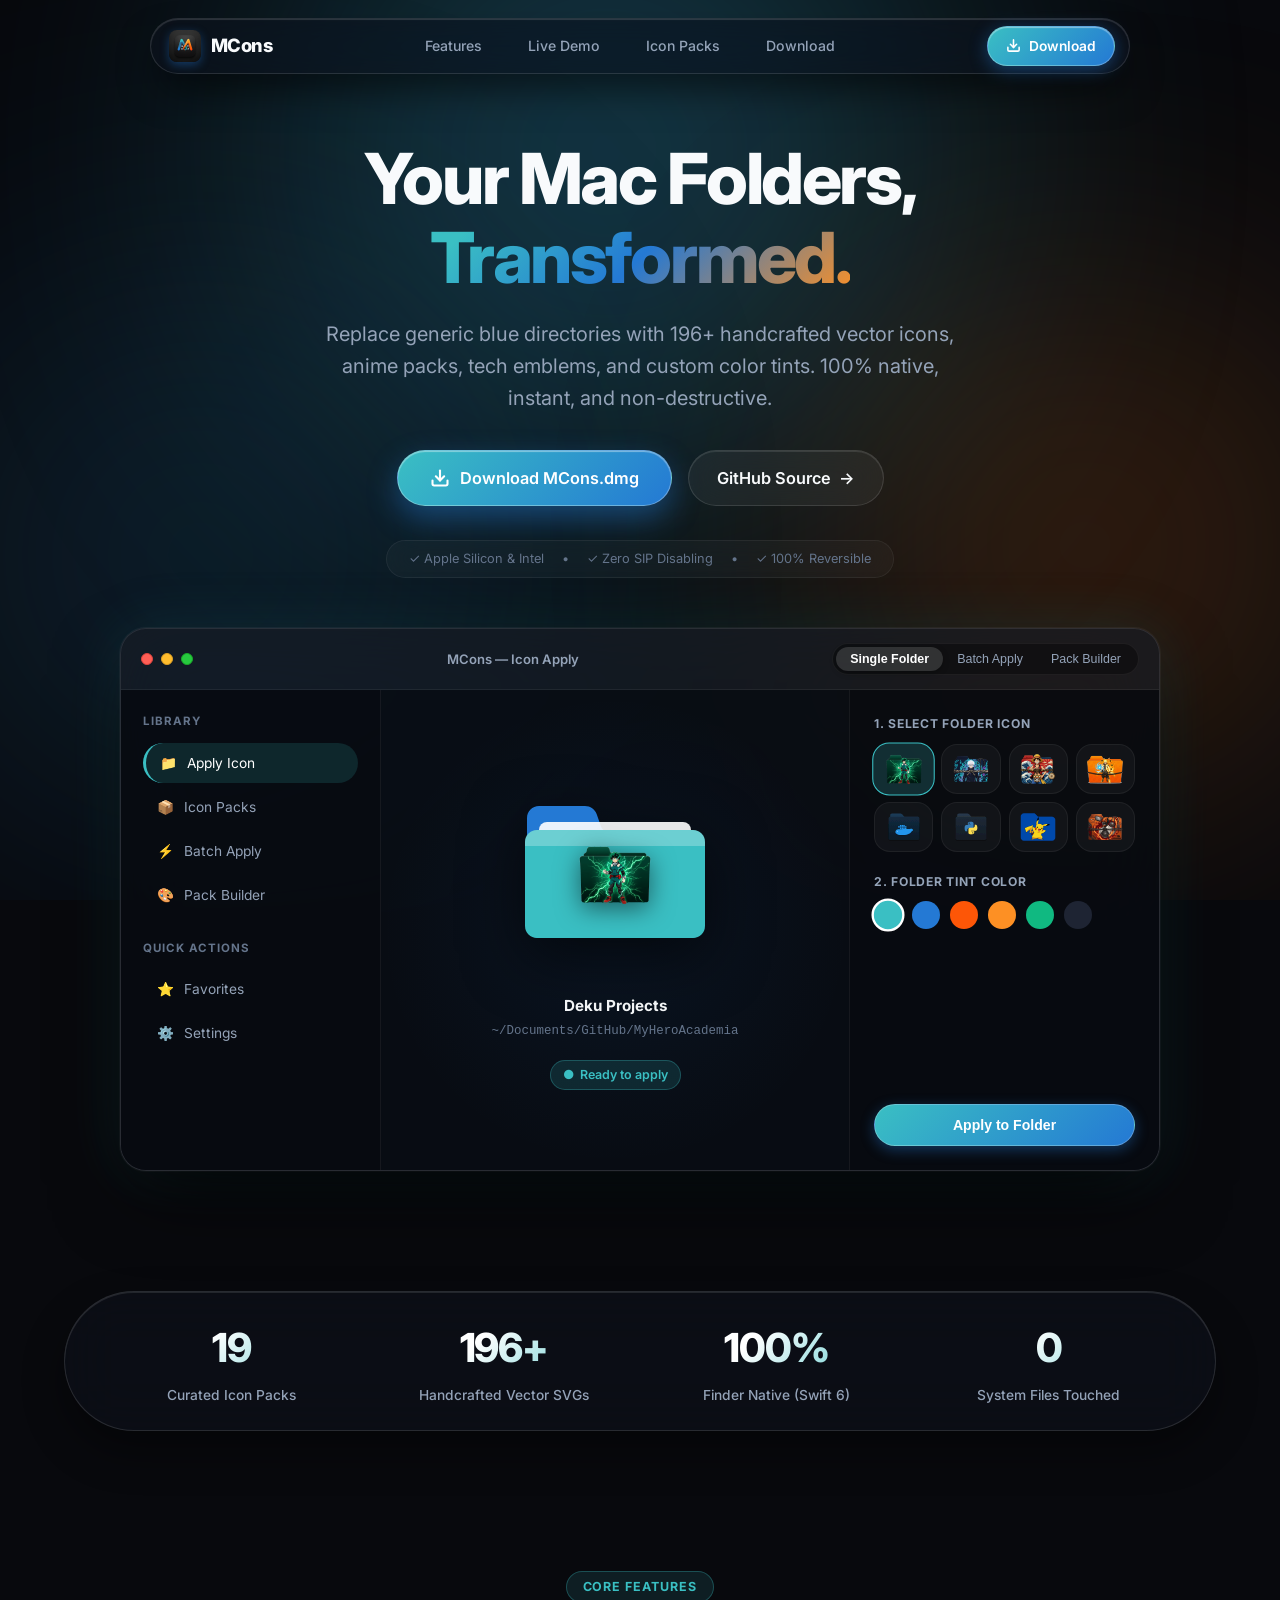
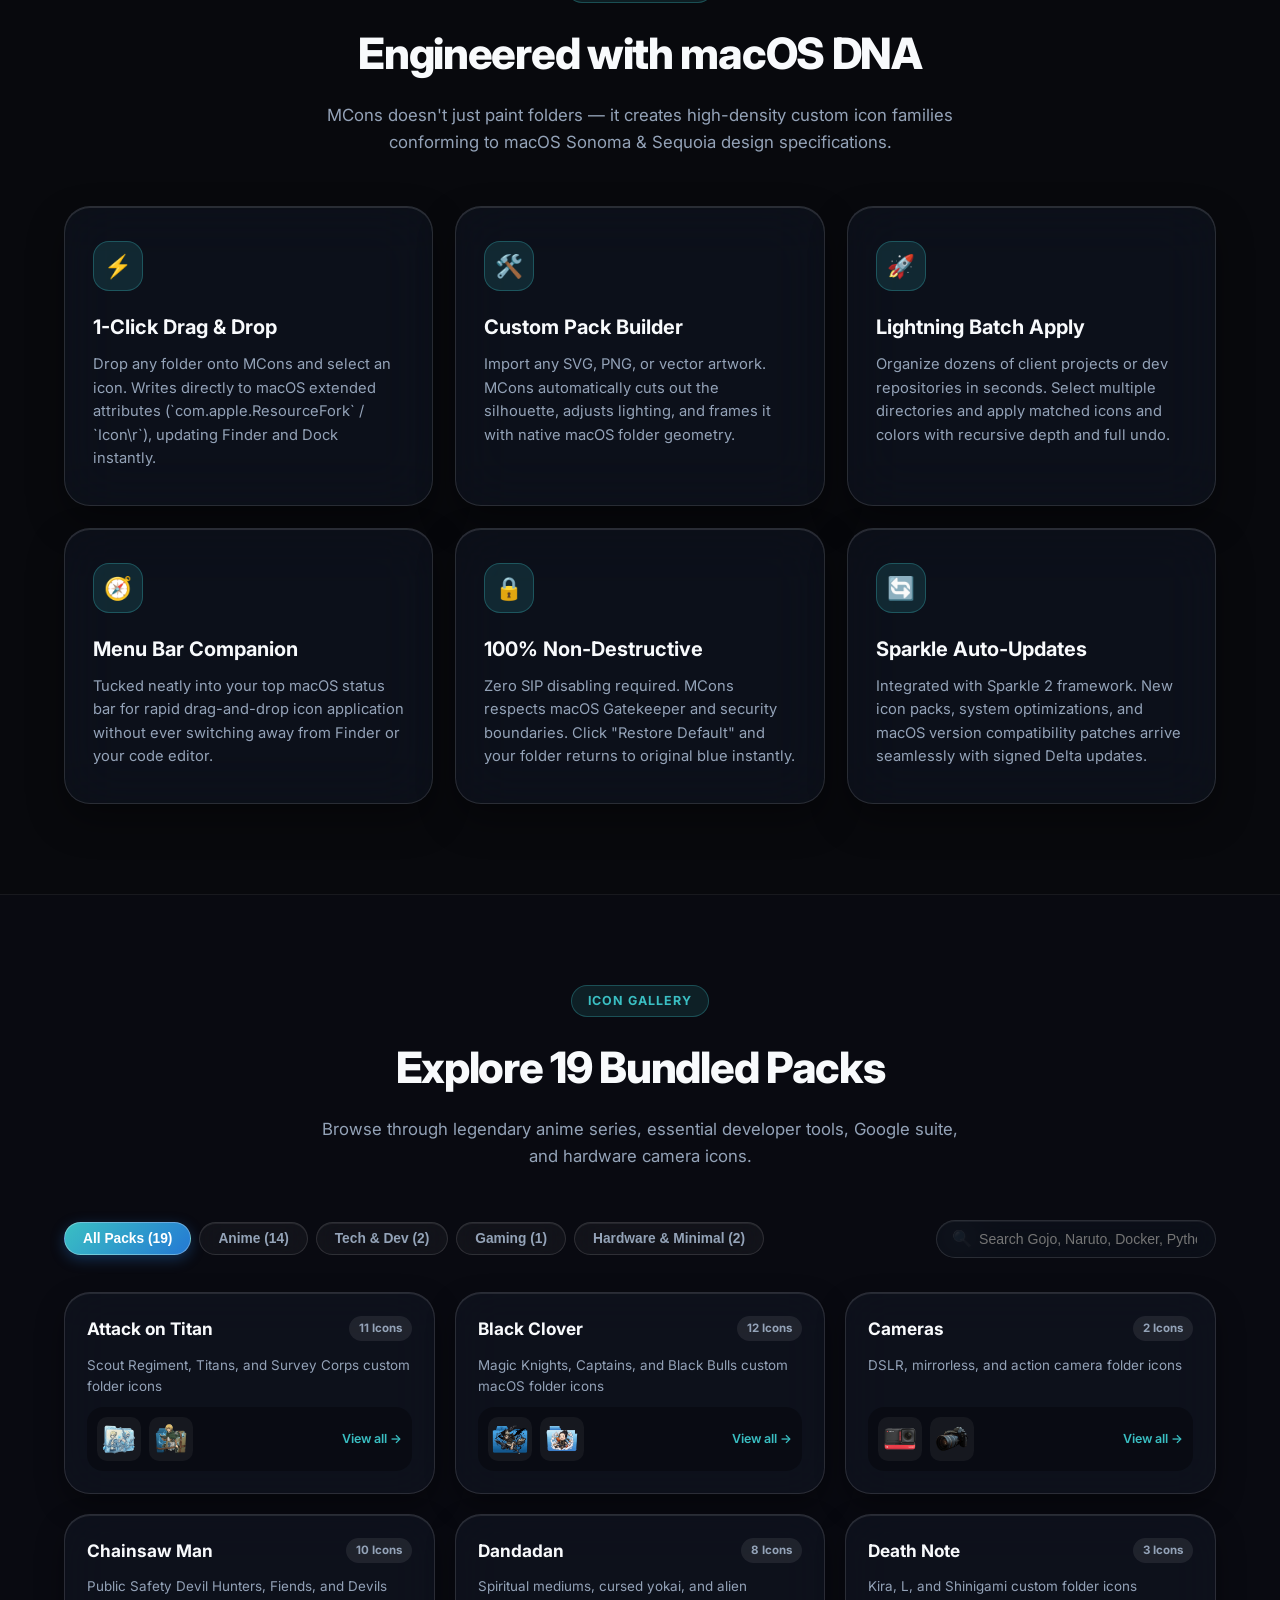
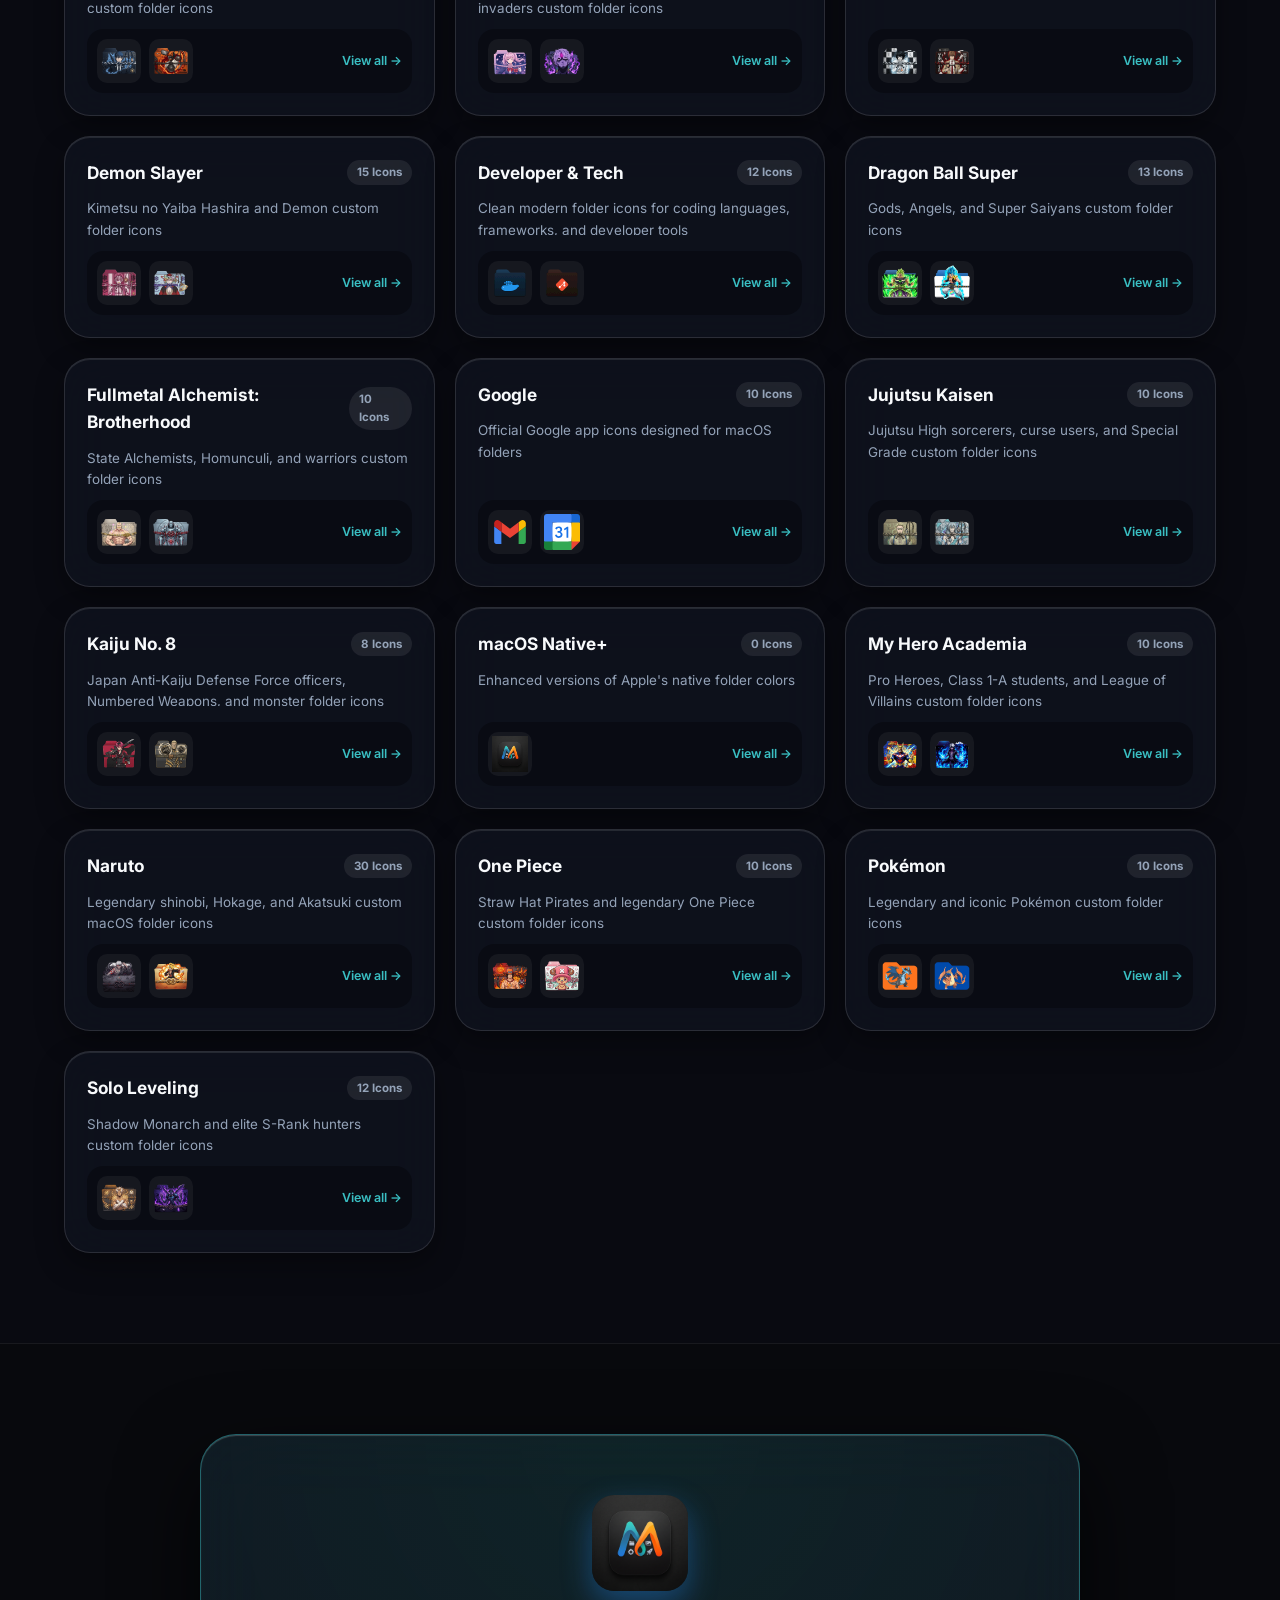
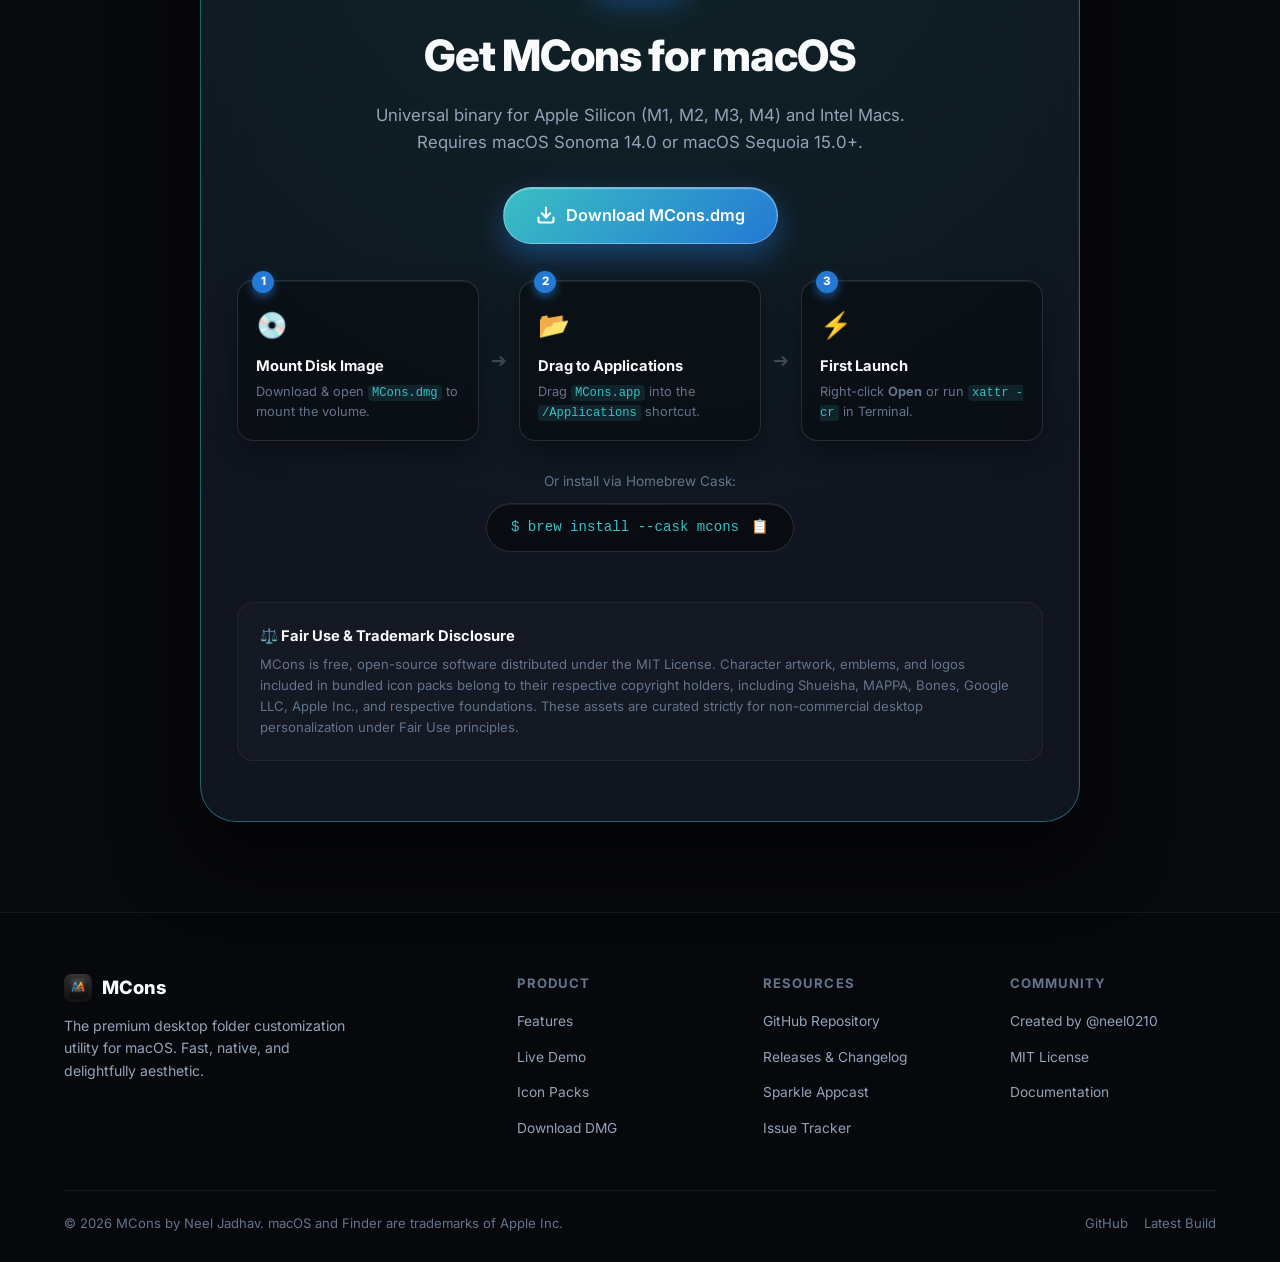
<file: docs/index.html>
<!DOCTYPE html>
<html lang="en">
<head>
  <meta charset="UTF-8">
  <meta name="viewport" content="width=device-width, initial-scale=1.0">
  <title>MCons — Native macOS Folder Customizer & Vector Icon Packs</title>
  <meta name="description" content="Personalize generic macOS blue folders with 196+ handcrafted vector icons, anime packs, dev tech badges, and custom tints. 100% native Swift 6 app for macOS Sonoma & Sequoia.">
  <meta name="keywords" content="macOS folder icons, custom Mac folders, Mac icon pack, anime folder icons, macOS Sequoia folder customizer, swiftui macos app">
  <meta name="author" content="Neel Jadhav">

  <!-- OpenGraph / Social -->
  <meta property="og:type" content="website">
  <meta property="og:url" content="https://neel0210.github.io/MCons/">
  <meta property="og:title" content="MCons — Your Mac Folders, Transformed.">
  <meta property="og:description" content="196+ handcrafted vector icons, anime packs, custom pack builder, and batch folder applicator for macOS Sonoma & Sequoia.">
  <meta property="og:image" content="assets/icon-512.png">

  <!-- Favicon -->
  <link rel="icon" type="image/png" sizes="32x32" href="assets/icon-256.png">
  <link rel="apple-touch-icon" href="assets/icon-512.png">

  <!-- Google Fonts: Inter -->
  <link rel="preconnect" href="https://fonts.googleapis.com">
  <link rel="preconnect" href="https://fonts.gstatic.com" crossorigin>
  <link href="https://fonts.googleapis.com/css2?family=Inter:wght@400;500;600;700;800&display=swap" rel="stylesheet">

  <link rel="stylesheet" href="styles.css">
</head>
<body>

  <!-- Ambient Glowing Background (Icon Color Palette) -->
  <div class="bg-ambient">
    <div class="aurora-blob blob-1"></div>
    <div class="aurora-blob blob-2"></div>
    <div class="aurora-blob blob-3"></div>
  </div>

  <!-- Floating Pill Glass Navigation (macOS 26/27 Style) -->
  <header class="header-glass">
    <div class="header-container">
      <a href="#" class="logo-wrap">
        <img src="assets/icon-256.png" alt="MCons Logo" />
        <span class="logo-text">MCons</span>
      </a>

      <nav>
        <ul class="nav-links">
          <li><a href="#features">Features</a></li>
          <li><a href="#demo">Live Demo</a></li>
          <li><a href="#packs">Icon Packs</a></li>
          <li><a href="#download">Download</a></li>
        </ul>
      </nav>

      <div class="nav-actions">
        <a href="#download" class="btn-primary-pill">
          <svg width="15" height="15" viewBox="0 0 24 24" fill="none" stroke="currentColor" stroke-width="2.5" stroke-linecap="round" stroke-linejoin="round">
            <path d="M21 15v4a2 2 0 0 1-2 2H5a2 2 0 0 1-2-2v-4"></path>
            <polyline points="7 10 12 15 17 10"></polyline>
            <line x1="12" y1="15" x2="12" y2="3"></line>
          </svg>
          <span>Download</span>
        </a>
      </div>
    </div>
  </header>

  <!-- Hero Section -->
  <section class="hero">
    <div class="container">
      <h1 class="hero-title">
        Your Mac Folders, <br/>
        <span class="icon-gradient-title">Transformed.</span>
      </h1>

      <p class="hero-sub">
        Replace generic blue directories with 196+ handcrafted vector icons, anime packs, tech emblems, and custom color tints. 100% native, instant, and non-destructive.
      </p>

      <div class="hero-cta">
        <a id="heroDmgBtn" href="https://github.com/neel0210/MCons/releases/latest/download/MCons.dmg" download="MCons.dmg" class="btn-hero-download">
          <svg width="20" height="20" viewBox="0 0 24 24" fill="none" stroke="currentColor" stroke-width="2.5" stroke-linecap="round" stroke-linejoin="round">
            <path d="M21 15v4a2 2 0 0 1-2 2H5a2 2 0 0 1-2-2v-4"></path>
            <polyline points="7 10 12 15 17 10"></polyline>
            <line x1="12" y1="15" x2="12" y2="3"></line>
          </svg>
          <span>Download MCons.dmg</span>
        </a>

        <a href="https://github.com/neel0210/MCons" target="_blank" rel="noopener" class="btn-hero-secondary">
          <span>GitHub Source</span>
          <span>→</span>
        </a>
      </div>

      <div class="hero-tags-pill">
        <span>✓ Apple Silicon & Intel</span>
        <span>•</span>
        <span>✓ Zero SIP Disabling</span>
        <span>•</span>
        <span>✓ 100% Reversible</span>
      </div>

      <!-- Live Interactive macOS App Mockup -->
      <div id="demo" class="mockup-wrapper">
        <div class="macos-window">
          <!-- Titlebar -->
          <div class="window-titlebar">
            <div class="traffic-lights">
              <span class="light red"></span>
              <span class="light yellow"></span>
              <span class="light green"></span>
            </div>

            <span class="window-title">MCons — Icon Apply</span>

            <div class="window-segmented-pill">
              <button class="seg-btn active">Single Folder</button>
              <button class="seg-btn">Batch Apply</button>
              <button class="seg-btn">Pack Builder</button>
            </div>
          </div>

          <!-- Window Content -->
          <div class="window-body">
            <!-- Sidebar -->
            <div class="mockup-sidebar">
              <div class="mockup-sidebar-title">Library</div>
              <div class="mockup-nav-item active">
                <span>📁</span>
                <span>Apply Icon</span>
              </div>
              <div class="mockup-nav-item">
                <span>📦</span>
                <span>Icon Packs</span>
              </div>
              <div class="mockup-nav-item">
                <span>⚡</span>
                <span>Batch Apply</span>
              </div>
              <div class="mockup-nav-item">
                <span>🎨</span>
                <span>Pack Builder</span>
              </div>
              <div class="mockup-sidebar-title" style="margin-top: 24px;">Quick Actions</div>
              <div class="mockup-nav-item">
                <span>⭐</span>
                <span>Favorites</span>
              </div>
              <div class="mockup-nav-item">
                <span>⚙️</span>
                <span>Settings</span>
              </div>
            </div>

            <!-- Stage: Folder Canvas -->
            <div class="mockup-stage">
              <div class="folder-canvas-wrap">
                <!-- macOS Sonoma / Sequoia Style Vector Folder -->
                <svg id="mockupFolderSvg" class="mac-folder-svg" viewBox="0 0 200 160" fill="none" xmlns="http://www.w3.org/2000/svg">
                  <!-- Back Tab -->
                  <path id="folderTabPath" d="M12 28C12 21.3726 17.3726 16 24 16H70C75.2536 16 80.0899 19.4344 81.8159 24.3986L86.1841 36.9686C87.0471 39.4507 89.4652 41.1672 92.0921 41.1672H176C182.627 41.1672 188 46.5398 188 53.1672V136C188 142.627 182.627 148 176 148H24C17.3726 148 12 142.627 12 136V28Z" fill="#2479d4"/>
                  <!-- Paper Sheet -->
                  <rect x="24" y="32" width="152" height="100" rx="8" fill="#ffffff" fill-opacity="0.9"/>
                  <!-- Front Flap with Depth Gradient -->
                  <path id="folderFrontPath" d="M10 52C10 45.3726 15.3726 40 22 40H178C184.627 40 190 45.3726 190 52V136C190 142.627 184.627 148 178 148H22C15.3726 148 10 142.627 10 136V52Z" fill="#3abfc3"/>
                  <path d="M10 52C10 45.3726 15.3726 40 22 40H178C184.627 40 190 45.3726 190 52V56H10V52Z" fill="#ffffff" fill-opacity="0.25"/>
                </svg>

                <!-- Vector Badge / Character Overlay -->
                <div class="folder-icon-overlay">
                  <img id="mockupOverlayIcon" src="assets/preview-icons/my-hero-academia__izuku_midoriya.svg" alt="Active Icon" />
                </div>
              </div>

              <div id="mockupTargetName" class="folder-target-name">Deku Projects</div>
              <div class="folder-target-path">~/Documents/GitHub/MyHeroAcademia</div>

              <div class="stage-badge-pill">
                <span>●</span> Ready to apply
              </div>
            </div>

            <!-- Controls Panel -->
            <div class="mockup-controls">
              <div>
                <div class="control-group-title">1. Select Folder Icon</div>
                <div class="icon-selector-grid">
                  <button class="icon-chip-btn active" data-icon="assets/preview-icons/my-hero-academia__izuku_midoriya.svg" data-name="Deku" title="Izuku Midoriya">
                    <img src="assets/preview-icons/my-hero-academia__izuku_midoriya.svg" alt="Deku" />
                  </button>
                  <button class="icon-chip-btn" data-icon="assets/preview-icons/jujutsu-kaisen__satoru_gojo.svg" data-name="Gojo" title="Satoru Gojo">
                    <img src="assets/preview-icons/jujutsu-kaisen__satoru_gojo.svg" alt="Gojo" />
                  </button>
                  <button class="icon-chip-btn" data-icon="assets/preview-icons/one-piece_luffy.svg" data-name="Luffy" title="Monkey D. Luffy">
                    <img src="assets/preview-icons/one-piece_luffy.svg" alt="Luffy" />
                  </button>
                  <button class="icon-chip-btn" data-icon="assets/preview-icons/naruto__naruto_uzumaki.svg" data-name="Naruto" title="Naruto Uzumaki">
                    <img src="assets/preview-icons/naruto__naruto_uzumaki.svg" alt="Naruto" />
                  </button>
                  <button class="icon-chip-btn" data-icon="assets/preview-icons/dev-tech_docker.svg" data-name="Docker" title="Docker Container">
                    <img src="assets/preview-icons/dev-tech_docker.svg" alt="Docker" />
                  </button>
                  <button class="icon-chip-btn" data-icon="assets/preview-icons/dev-tech_python.svg" data-name="Python" title="Python 3">
                    <img src="assets/preview-icons/dev-tech_python.svg" alt="Python" />
                  </button>
                  <button class="icon-chip-btn" data-icon="assets/preview-icons/pokemon_pikachu.svg" data-name="Pikachu" title="Pikachu">
                    <img src="assets/preview-icons/pokemon_pikachu.svg" alt="Pikachu" />
                  </button>
                  <button class="icon-chip-btn" data-icon="assets/preview-icons/chainsaw-man_denji.svg" data-name="Denji" title="Chainsaw Man">
                    <img src="assets/preview-icons/chainsaw-man_denji.svg" alt="Denji" />
                  </button>
                </div>
              </div>

              <div>
                <div class="control-group-title">2. Folder Tint Color</div>
                <div class="color-swatches">
                  <button class="swatch-btn active" style="background: #3abfc3;" data-color="#3abfc3" title="MCons Cyan"></button>
                  <button class="swatch-btn" style="background: #2479d4;" data-color="#2479d4" title="Sapphire Blue"></button>
                  <button class="swatch-btn" style="background: #fd5607;" data-color="#fd5607" title="Sunset Orange"></button>
                  <button class="swatch-btn" style="background: #fd9024;" data-color="#fd9024" title="Flame Amber"></button>
                  <button class="swatch-btn" style="background: #10b981;" data-color="#10b981" title="Emerald Green"></button>
                  <button class="swatch-btn" style="background: #1e2433;" data-color="#1e2433" title="Obsidian Slate"></button>
                </div>
              </div>

              <button id="mockupApplyBtn" class="btn-apply-pill">
                Apply to Folder
              </button>
            </div>
          </div>
        </div>
      </div>
    </div>
  </section>

  <!-- Stats Pill Bar -->
  <section class="stats-section">
    <div class="container">
      <div class="stats-pill-container">
        <div>
          <div class="stat-number">19</div>
          <div class="stat-label">Curated Icon Packs</div>
        </div>
        <div>
          <div class="stat-number">196+</div>
          <div class="stat-label">Handcrafted Vector SVGs</div>
        </div>
        <div>
          <div class="stat-number">100%</div>
          <div class="stat-label">Finder Native (Swift 6)</div>
        </div>
        <div>
          <div class="stat-number">0</div>
          <div class="stat-label">System Files Touched</div>
        </div>
      </div>
    </div>
  </section>

  <!-- Features Grid -->
  <section id="features" class="section-pad">
    <div class="container">
      <div class="section-head">
        <span class="section-tag-pill">Core Features</span>
        <h2 class="section-title">Engineered with macOS DNA</h2>
        <p class="section-desc">
          MCons doesn't just paint folders — it creates high-density custom icon families conforming to macOS Sonoma & Sequoia design specifications.
        </p>
      </div>

      <div class="features-grid">
        <div class="feature-pill-card">
          <div class="feature-icon-badge">⚡</div>
          <h3>1-Click Drag & Drop</h3>
          <p>
            Drop any folder onto MCons and select an icon. Writes directly to macOS extended attributes (`com.apple.ResourceFork` / `Icon\r`), updating Finder and Dock instantly.
          </p>
        </div>

        <div class="feature-pill-card">
          <div class="feature-icon-badge">🛠️</div>
          <h3>Custom Pack Builder</h3>
          <p>
            Import any SVG, PNG, or vector artwork. MCons automatically cuts out the silhouette, adjusts lighting, and frames it with native macOS folder geometry.
          </p>
        </div>

        <div class="feature-pill-card">
          <div class="feature-icon-badge">🚀</div>
          <h3>Lightning Batch Apply</h3>
          <p>
            Organize dozens of client projects or dev repositories in seconds. Select multiple directories and apply matched icons and colors with recursive depth and full undo.
          </p>
        </div>

        <div class="feature-pill-card">
          <div class="feature-icon-badge">🧭</div>
          <h3>Menu Bar Companion</h3>
          <p>
            Tucked neatly into your top macOS status bar for rapid drag-and-drop icon application without ever switching away from Finder or your code editor.
          </p>
        </div>

        <div class="feature-pill-card">
          <div class="feature-icon-badge">🔒</div>
          <h3>100% Non-Destructive</h3>
          <p>
            Zero SIP disabling required. MCons respects macOS Gatekeeper and security boundaries. Click "Restore Default" and your folder returns to original blue instantly.
          </p>
        </div>

        <div class="feature-pill-card">
          <div class="feature-icon-badge">🔄</div>
          <h3>Sparkle Auto-Updates</h3>
          <p>
            Integrated with Sparkle 2 framework. New icon packs, system optimizations, and macOS version compatibility patches arrive seamlessly with signed Delta updates.
          </p>
        </div>
      </div>
    </div>
  </section>

  <!-- Icon Packs Catalog & Interactive Explorer -->
  <section id="packs" class="section-pad packs-explorer">
    <div class="container">
      <div class="section-head">
        <span class="section-tag-pill">Icon Gallery</span>
        <h2 class="section-title">Explore 19 Bundled Packs</h2>
        <p class="section-desc">
          Browse through legendary anime series, essential developer tools, Google suite, and hardware camera icons.
        </p>
      </div>

      <!-- Controls: Category Chips + Search -->
      <div class="explorer-controls">
        <div class="category-tabs">
          <button class="cat-btn active" data-cat="all">All Packs (19)</button>
          <button class="cat-btn" data-cat="Anime">Anime (14)</button>
          <button class="cat-btn" data-cat="Tech & Dev">Tech & Dev (2)</button>
          <button class="cat-btn" data-cat="Gaming">Gaming (1)</button>
          <button class="cat-btn" data-cat="Hardware">Hardware & Minimal (2)</button>
        </div>

        <div class="search-box">
          <span class="search-icon">🔍</span>
          <input id="packSearchInput" type="text" placeholder="Search Gojo, Naruto, Docker, Python..." />
        </div>
      </div>

      <!-- Dynamic Cards Grid -->
      <div id="packsGrid" class="packs-grid">
        <!-- Rendered dynamically by app.js from MCONS_PACKS -->
      </div>
    </div>
  </section>

  <!-- Download & Installation Hub -->
  <section id="download" class="section-pad download-section">
    <div class="container">
      <div class="download-pill-card">
        <img src="assets/icon-512.png" alt="MCons Icon" class="download-app-icon" />

        <h2 class="section-title" style="margin-bottom: 12px;">Get MCons for macOS</h2>
        <p class="section-desc" style="max-width: 580px; margin: 0 auto 30px;">
          Universal binary for Apple Silicon (M1, M2, M3, M4) and Intel Macs. Requires macOS Sonoma 14.0 or macOS Sequoia 15.0+.
        </p>

        <div class="download-buttons">
          <a id="mainDmgBtn" href="https://github.com/neel0210/MCons/releases/latest/download/MCons.dmg" download="MCons.dmg" class="btn-hero-download">
            <svg width="20" height="20" viewBox="0 0 24 24" fill="none" stroke="currentColor" stroke-width="2.5" stroke-linecap="round" stroke-linejoin="round">
              <path d="M21 15v4a2 2 0 0 1-2 2H5a2 2 0 0 1-2-2v-4"></path>
              <polyline points="7 10 12 15 17 10"></polyline>
              <line x1="12" y1="15" x2="12" y2="3"></line>
            </svg>
            <span>Download MCons.dmg</span>
          </a>
        </div>

        <!-- Interactive 3-Step macOS Installer Walkthrough -->
        <div class="installer-walkthrough">
          <div class="installer-step-card">
            <div class="step-num-badge">1</div>
            <div class="step-icon">💿</div>
            <div class="step-content">
              <h4>Mount Disk Image</h4>
              <p>Download & open <code>MCons.dmg</code> to mount the volume.</p>
            </div>
          </div>

          <div class="installer-arrow">➔</div>

          <div class="installer-step-card">
            <div class="step-num-badge">2</div>
            <div class="step-icon">📂</div>
            <div class="step-content">
              <h4>Drag to Applications</h4>
              <p>Drag <code>MCons.app</code> into the <code>/Applications</code> shortcut.</p>
            </div>
          </div>

          <div class="installer-arrow">➔</div>

          <div class="installer-step-card">
            <div class="step-num-badge">3</div>
            <div class="step-icon">⚡</div>
            <div class="step-content">
              <h4>First Launch</h4>
              <p>Right-click <b>Open</b> or run <code>xattr -cr</code> in Terminal.</p>
            </div>
          </div>
        </div>

        <div style="margin-top: 30px;">
          <div style="font-size: 0.85rem; color: var(--text-dim); margin-bottom: 10px;">Or install via Homebrew Cask:</div>
          <div id="brewCopyBox" class="brew-pill-box" title="Click to copy command">
            <span>$ brew install --cask mcons</span>
            <span>📋</span>
          </div>
        </div>

        <!-- Fair Use Disclosure -->
        <div class="fair-use-box">
          <h4>⚖️ Fair Use & Trademark Disclosure</h4>
          <p>
            MCons is free, open-source software distributed under the MIT License. Character artwork, emblems, and logos included in bundled icon packs belong to their respective copyright holders, including Shueisha, MAPPA, Bones, Google LLC, Apple Inc., and respective foundations. These assets are curated strictly for non-commercial desktop personalization under Fair Use principles.
          </p>
        </div>
      </div>
    </div>
  </section>

  <!-- Modal for Installer Instructions -->
  <div id="installerModal" class="modal-overlay">
    <div class="modal-window installer-modal-window">
      <button id="installerModalCloseBtn" class="modal-close-btn">&times;</button>
      <div class="installer-modal-header">
        <div class="installer-modal-icon">💿</div>
        <div>
          <h3 style="font-size: 1.4rem; font-weight: 800; margin-bottom: 4px;">Downloading MCons.dmg</h3>
          <p style="color: var(--icon-cyan); font-size: 0.88rem; font-weight: 600;">Follow these 3 simple installer steps on macOS:</p>
        </div>
      </div>

      <div class="installer-steps-vertical">
        <div class="modal-step-item">
          <div class="modal-step-badge">1</div>
          <div class="modal-step-body">
            <strong>Open Disk Image</strong>
            <p>Double-click the downloaded <code>MCons.dmg</code> in your Downloads folder to open it.</p>
          </div>
        </div>

        <div class="modal-step-item">
          <div class="modal-step-badge">2</div>
          <div class="modal-step-body">
            <strong>Drag into Applications</strong>
            <p>Drag the <code>MCons.app</code> icon into the <code>Applications</code> shortcut folder inside the disk image.</p>
          </div>
        </div>

        <div class="modal-step-item">
          <div class="modal-step-badge">3</div>
          <div class="modal-step-body">
            <strong>First Launch (macOS Gatekeeper)</strong>
            <p>Because MCons is downloaded outside the Mac App Store, choose either method to unlock:</p>
            <ul style="margin: 8px 0 0 18px; font-size: 0.82rem; color: var(--text-dim); line-height: 1.5;">
              <li><b>Fast:</b> Double-click <code>Open_MCons.command</code> inside the DMG.</li>
              <li><b>Standard:</b> Right-click <code>MCons.app</code> in Applications → click <b>Open</b>.</li>
              <li><b>Terminal:</b> Click the command below to copy and run:</li>
            </ul>
            <div id="cmdCopyBox" class="terminal-cmd-box" title="Click to copy command">
              <code>xattr -cr /Applications/MCons.app</code>
              <span class="copy-icon">📋</span>
            </div>
          </div>
        </div>
      </div>

      <div style="display: flex; justify-content: flex-end; margin-top: 24px;">
        <button id="installerGotItBtn" class="btn-hero-download" style="padding: 10px 24px; font-size: 0.9rem;">
          <span>Got it!</span>
        </button>
      </div>
    </div>
  </div>

  <!-- Modal for Full Pack Preview -->
  <div id="packModal" class="modal-overlay">
    <div class="modal-window">
      <button id="modalCloseBtn" class="modal-close-btn">&times;</button>
      <div style="display: flex; align-items: baseline; gap: 12px;">
        <h3 id="modalTitle" style="font-size: 1.5rem;">Pack Name</h3>
        <span id="modalCount" style="font-size: 0.85rem; color: var(--icon-cyan); font-weight: 700;"></span>
      </div>
      <p id="modalDesc" style="color: var(--text-muted); margin: 8px 0 18px; font-size: 0.9rem;"></p>
      
      <div id="modalIconsGrid" class="modal-icons-grid">
        <!-- Rendered on pack click -->
      </div>
    </div>
  </div>

  <!-- Footer -->
  <footer class="site-footer">
    <div class="container">
      <div class="footer-grid">
        <div class="footer-brand">
          <div style="display: flex; align-items: center; gap: 10px;">
            <img src="assets/icon-256.png" alt="MCons Logo" style="width: 28px; height: 28px; border-radius: 7px;" />
            <span style="font-size: 1.15rem; font-weight: 800;">MCons</span>
          </div>
          <p>
            The premium desktop folder customization utility for macOS. Fast, native, and delightfully aesthetic.
          </p>
        </div>

        <div class="footer-col">
          <h5>Product</h5>
          <ul>
            <li><a href="#features">Features</a></li>
            <li><a href="#demo">Live Demo</a></li>
            <li><a href="#packs">Icon Packs</a></li>
            <li><a href="#download">Download DMG</a></li>
          </ul>
        </div>

        <div class="footer-col">
          <h5>Resources</h5>
          <ul>
            <li><a href="https://github.com/neel0210/MCons" target="_blank" rel="noopener">GitHub Repository</a></li>
            <li><a href="https://github.com/neel0210/MCons/releases" target="_blank" rel="noopener">Releases & Changelog</a></li>
            <li><a href="https://raw.githubusercontent.com/neel0210/MCons/main/appcast.xml" target="_blank" rel="noopener">Sparkle Appcast</a></li>
            <li><a href="https://github.com/neel0210/MCons/issues" target="_blank" rel="noopener">Issue Tracker</a></li>
          </ul>
        </div>

        <div class="footer-col">
          <h5>Community</h5>
          <ul>
            <li><a href="https://github.com/neel0210" target="_blank" rel="noopener">Created by @neel0210</a></li>
            <li><a href="https://github.com/neel0210/MCons/blob/main/LICENSE" target="_blank" rel="noopener">MIT License</a></li>
            <li><a href="https://github.com/neel0210/MCons/blob/main/README.md" target="_blank" rel="noopener">Documentation</a></li>
          </ul>
        </div>
      </div>

      <div class="footer-bottom">
        <div>© 2026 MCons by Neel Jadhav. macOS and Finder are trademarks of Apple Inc.</div>
        <div style="display: flex; gap: 16px;">
          <a href="https://github.com/neel0210/MCons" style="color: var(--text-dim); text-decoration: none;">GitHub</a>
          <a href="#download" style="color: var(--text-dim); text-decoration: none;">Latest Build</a>
        </div>
      </div>
    </div>
  </footer>

  <!-- Scripts -->
  <script src="packs-data.js"></script>
  <script src="app.js"></script>
</body>
</html>
</file>
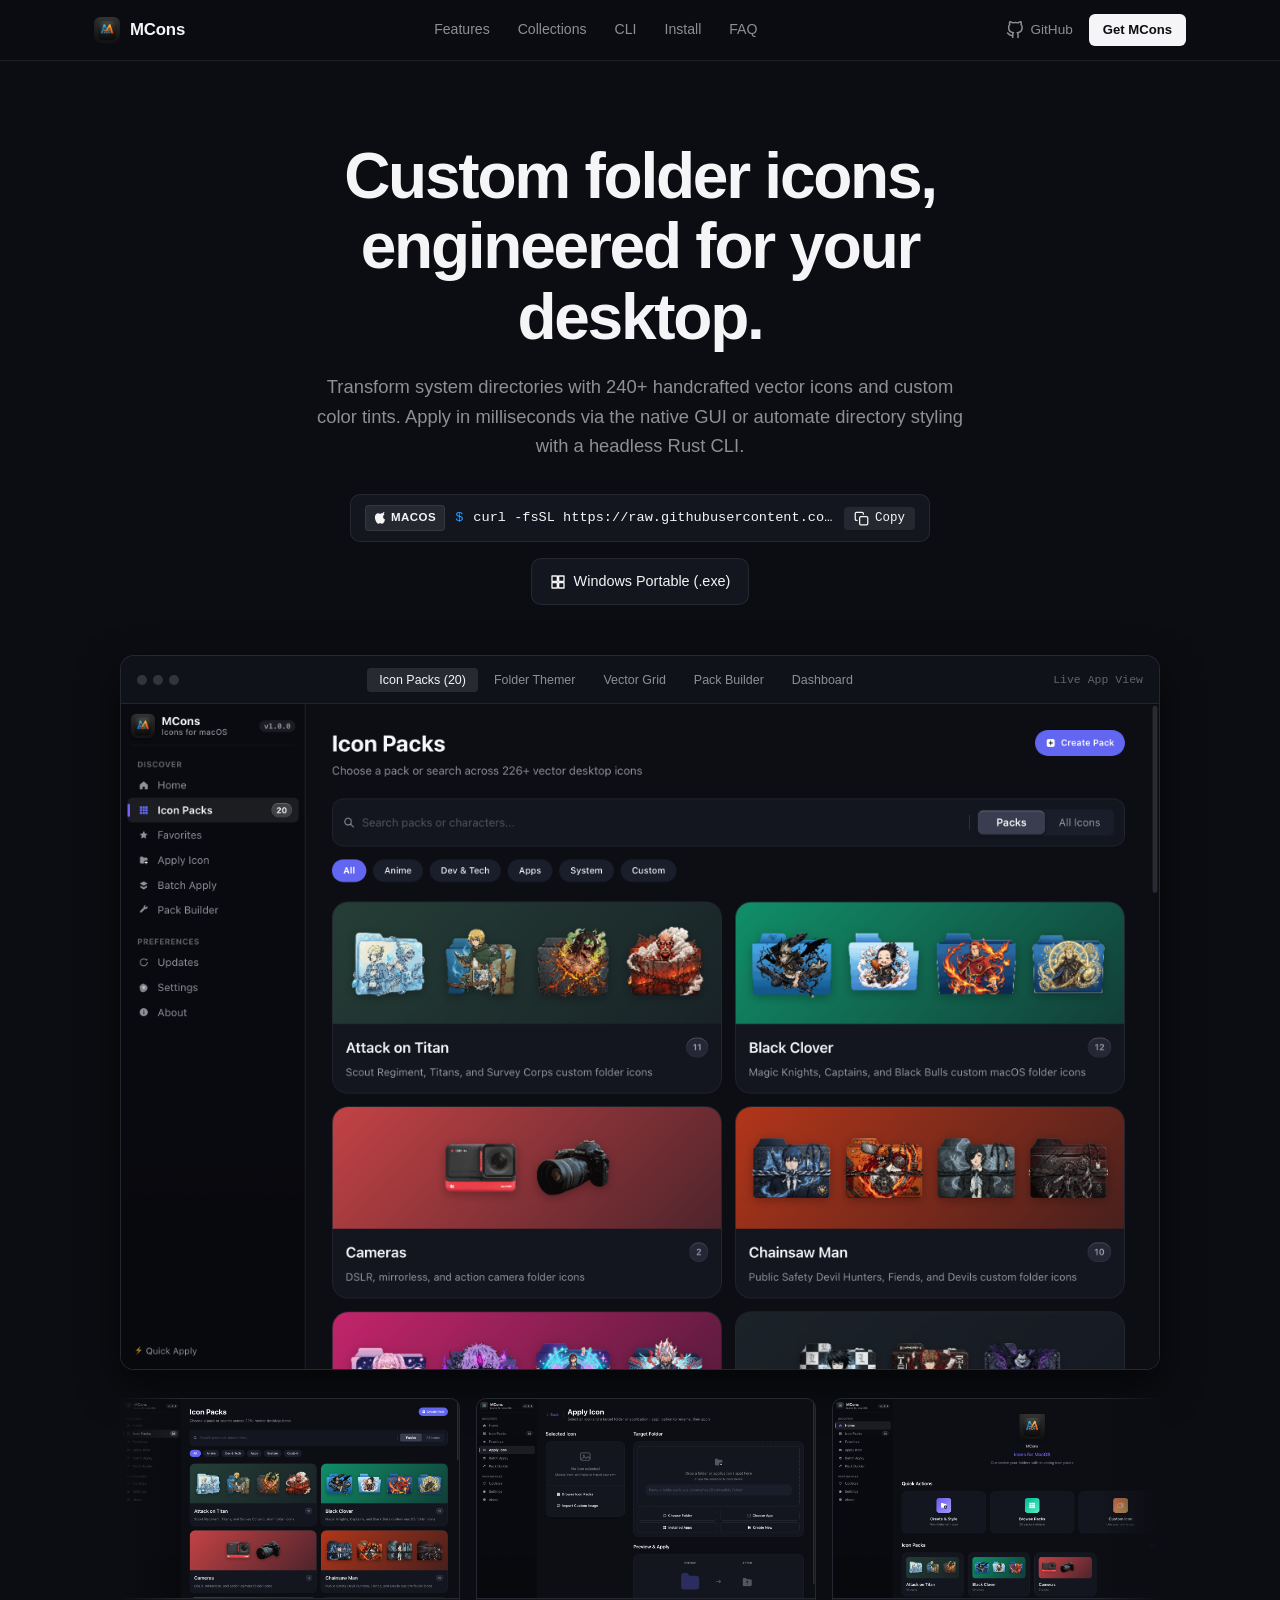
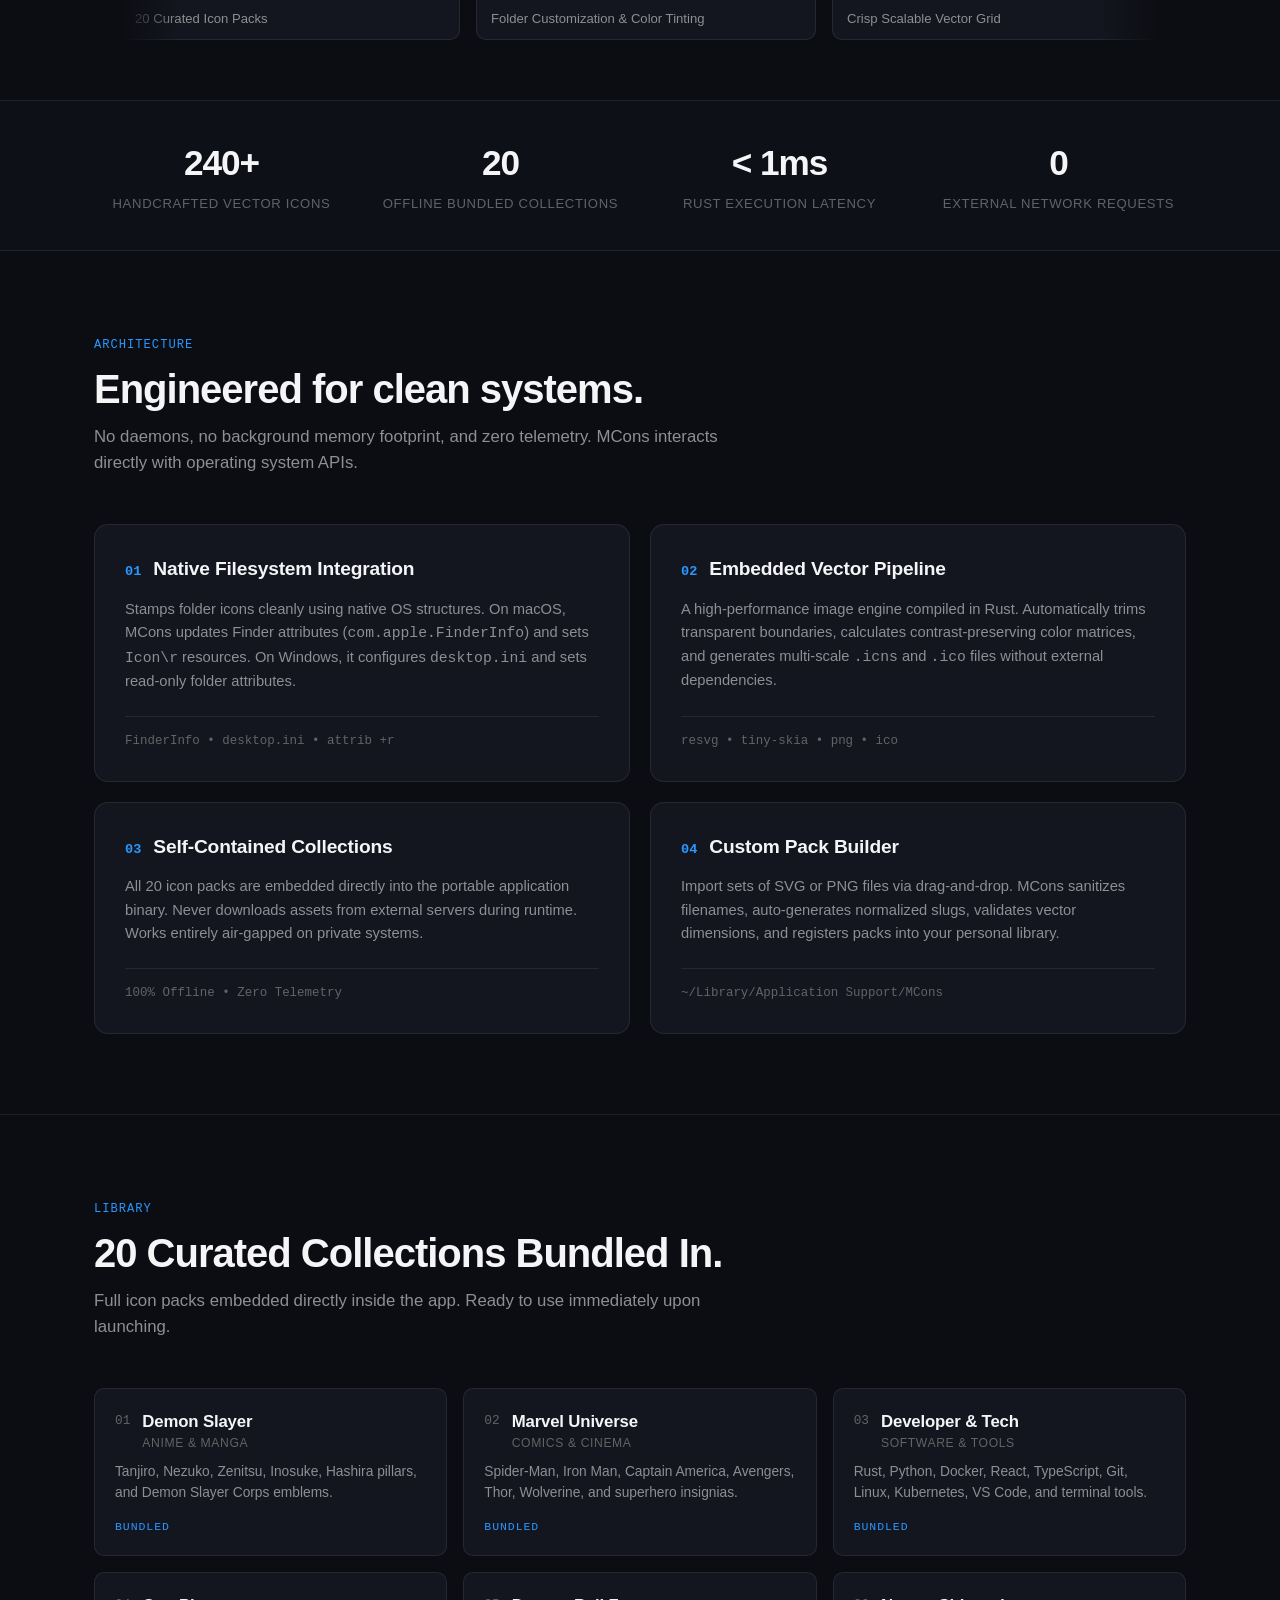
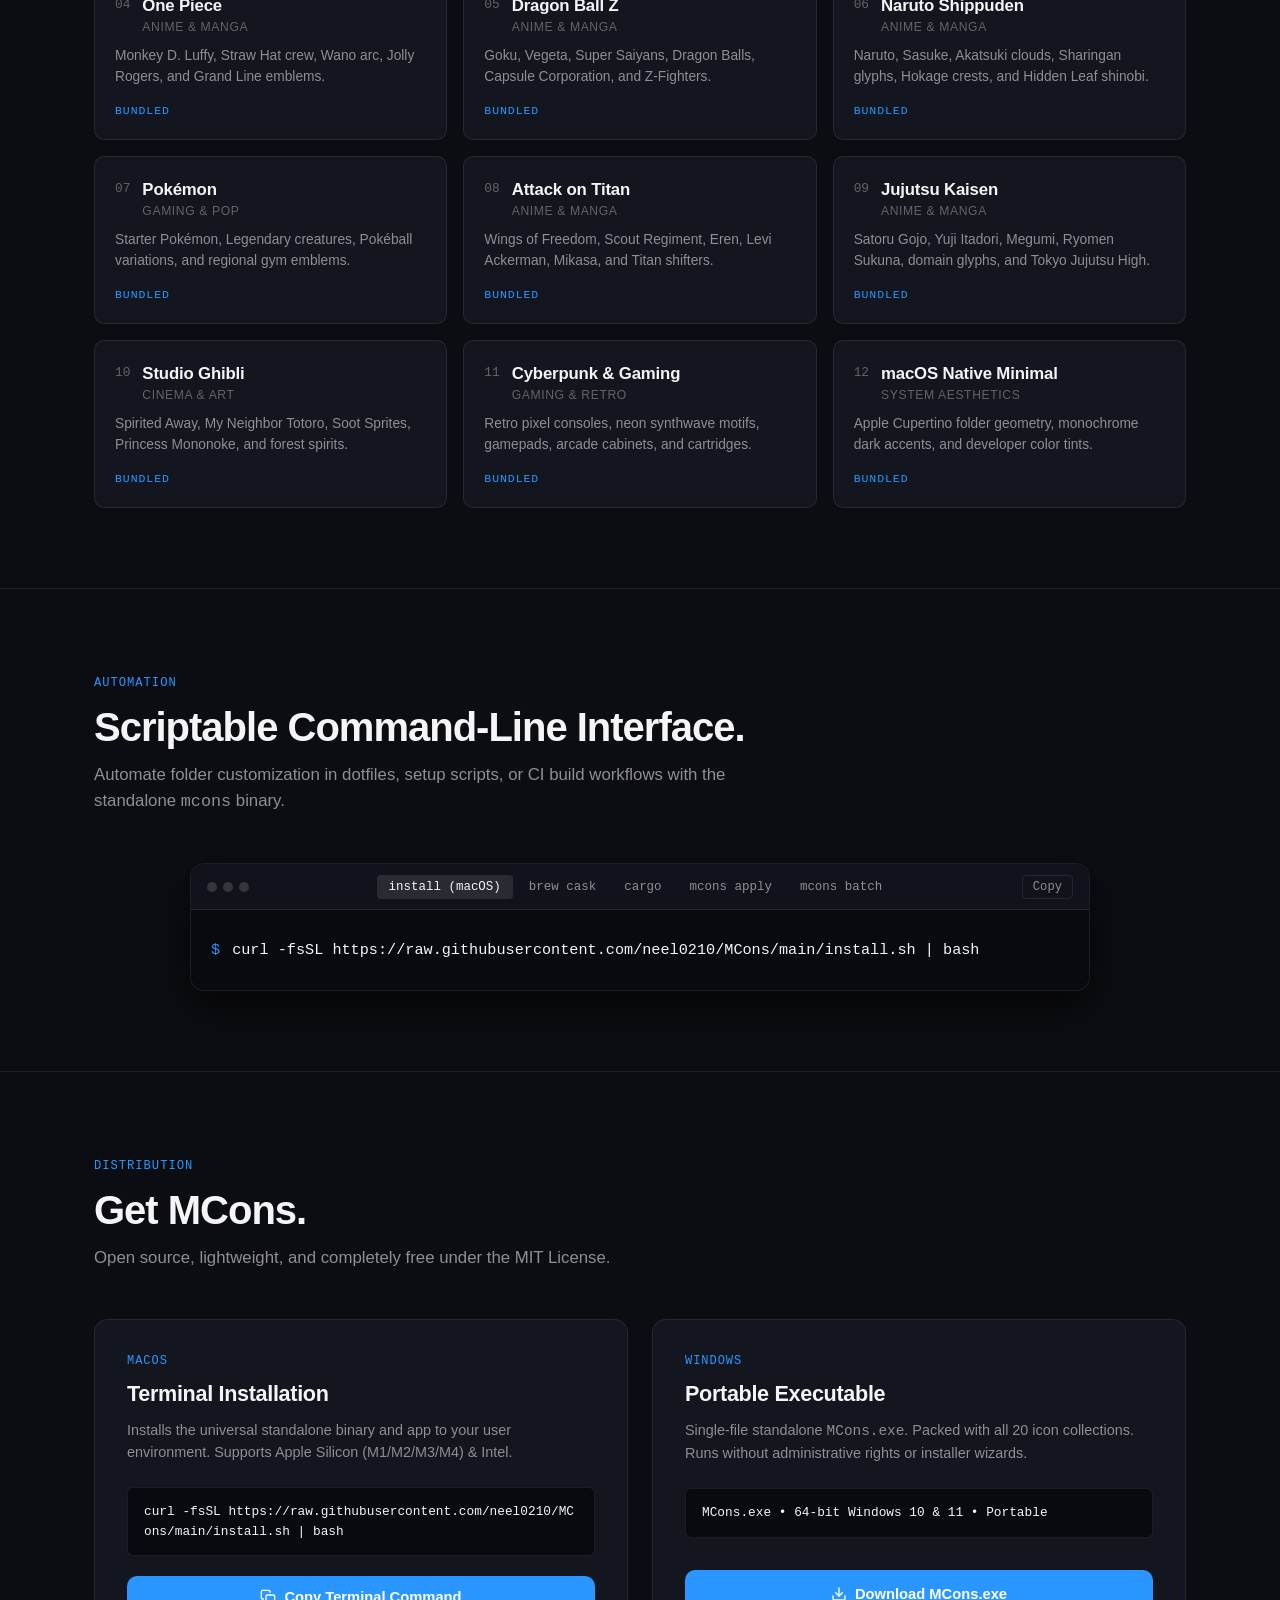
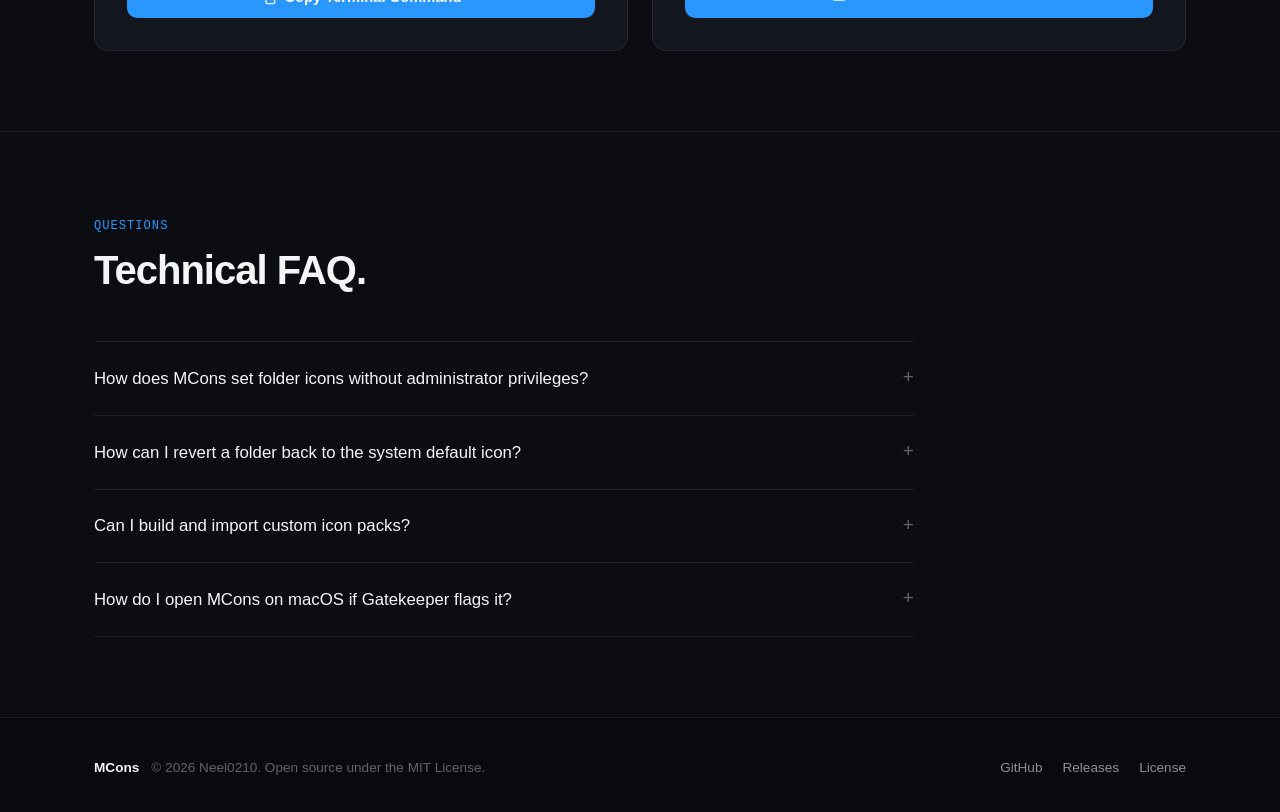
<file: website/index.html>
<!DOCTYPE html>
<html lang="en">
<head>
  <meta charset="UTF-8">
  <meta name="viewport" content="width=device-width, initial-scale=1.0">
  <title>MCons — Native Folder Icon Customizer for macOS & Windows</title>
  <meta name="description" content="A fast, native utility to customize folder icons with handcrafted vector artwork. Over 240 icons across 20 offline packs, atomic filesystem styling, and a first-class CLI.">
  
  <link rel="icon" type="image/png" href="assets/icon-256.png">
  <link rel="stylesheet" href="css/style.css">
</head>
<body>

  <!-- Navigation -->
  <header class="nav-bar">
    <div class="nav-container">
      <a href="#" class="brand-link">
        <img src="assets/icon-256.png" alt="MCons Icon" class="brand-avatar">
        <span class="brand-name">MCons</span>
      </a>

      <nav class="nav-menu">
        <a href="#features" class="nav-item">Features</a>
        <a href="#packs" class="nav-item">Collections</a>
        <a href="#cli" class="nav-item">CLI</a>
        <a href="#install" class="nav-item">Install</a>
        <a href="#faq" class="nav-item">FAQ</a>
      </nav>

      <div class="nav-right">
        <a href="https://github.com/neel0210/MCons" target="_blank" rel="noopener noreferrer" class="nav-gh-link">
          <svg width="18" height="18" viewBox="0 0 24 24" fill="none" stroke="currentColor" stroke-width="2" stroke-linecap="round" stroke-linejoin="round">
            <path d="M9 19c-5 1.5-5-2.5-7-3m14 6v-3.87a3.37 3.37 0 0 0-.94-2.61c3.14-.35 6.44-1.54 6.44-7A5.44 5.44 0 0 0 20 4.77 5.07 5.07 0 0 0 19.91 1S18.73.65 16 2.48a13.38 13.38 0 0 0-7 0C6.27.65 5.09 1 5.09 1A5.07 5.07 0 0 0 5 4.77a5.44 5.44 0 0 0-1.5 3.78c0 5.42 3.3 6.61 6.44 7A3.37 3.37 0 0 0 9 18.13V22"></path>
          </svg>
          <span>GitHub</span>
        </a>
        <a href="#install" class="nav-cta-btn">Get MCons</a>
      </div>
    </div>
  </header>

  <!-- Hero Section -->
  <section class="hero-section">
    <div class="site-container">
      <div class="hero-header">
        <h1 class="hero-title">Custom folder icons,<br>engineered for your desktop.</h1>
        <p class="hero-summary">
          Transform system directories with 240+ handcrafted vector icons and custom color tints. Apply in milliseconds via the native GUI or automate directory styling with a headless Rust CLI.
        </p>

        <!-- Primary Install Strip -->
        <div class="hero-actions">
          <div class="quick-terminal-box">
            <span class="term-platform-tag">
              <svg width="12" height="12" viewBox="0 0 170 170" fill="currentColor">
                <path d="M150.37 130.25c-2.45 5.66-5.35 10.87-8.71 15.66-4.58 6.53-8.33 11.05-11.22 13.56-4.48 4.12-9.28 6.23-14.42 6.35-3.69 0-8.14-1.05-13.32-3.18-5.19-2.12-9.97-3.17-14.34-3.17-4.58 0-9.49 1.05-14.75 3.17-5.26 2.13-9.5 3.24-12.74 3.35-4.35.13-9.16-1.9-14.42-6.08-3.7-3.05-7.69-7.79-11.97-14.23-6.53-9.8-11.83-21.2-15.91-34.2-4.08-13-6.12-25.1-6.12-36.31 0-16.7 4.35-30.28 13.06-40.75 8.7-10.47 19.34-15.82 31.91-16.06 4.9.12 10.42 1.37 16.57 3.75 6.15 2.37 10.3 3.63 12.45 3.77 1.83-.26 5.86-1.57 12.09-3.92 6.23-2.35 11.53-3.4 15.91-3.15 15.24 1.09 26.68 6.72 34.34 16.89-13.5 8.16-20.14 19.64-19.92 34.43.22 11.53 4.67 21.1 13.35 28.72 4.35 3.81 9.4 6.64 15.15 8.5-2.61 7.84-5.99 15.68-10.14 23.52zM119.22 31.84c0-7.73 2.72-15 8.16-21.83 5.44-6.84 12.19-10.9 20.25-12.19.11 1.09.16 2.07.16 2.94 0 7.73-2.94 15.02-8.82 21.88-5.88 6.86-12.63 10.66-20.25 11.41-.22-.76-.33-1.48-.33-2.21z"/>
              </svg>
              <span>macOS</span>
            </span>
            <span class="term-prefix">$</span>
            <code id="heroCurlCmd">curl -fsSL https://raw.githubusercontent.com/neel0210/MCons/main/install.sh | bash</code>
            <button class="btn-copy-term" id="heroCopyBtn" aria-label="Copy terminal install command">
              <svg width="15" height="15" viewBox="0 0 24 24" fill="none" stroke="currentColor" stroke-width="2" stroke-linecap="round" stroke-linejoin="round">
                <rect x="9" y="9" width="13" height="13" rx="2" ry="2"></rect>
                <path d="M5 15H4a2 2 0 0 1-2-2V4a2 2 0 0 1 2-2h9a2 2 0 0 1 2 2v1"></path>
              </svg>
              <span id="heroCopyLabel">Copy</span>
            </button>
          </div>

          <a href="https://github.com/neel0210/MCons/releases/latest" class="btn-secondary-action">
            <svg width="16" height="16" viewBox="0 0 24 24" fill="none" stroke="currentColor" stroke-width="2" stroke-linecap="round" stroke-linejoin="round">
              <rect x="3" y="3" width="8" height="8"></rect>
              <rect x="13" y="3" width="8" height="8"></rect>
              <rect x="3" y="13" width="8" height="8"></rect>
              <rect x="13" y="13" width="8" height="8"></rect>
            </svg>
            <span>Windows Portable (.exe)</span>
          </a>
        </div>
      </div>

      <!-- Real App Showcase & Live Carousel -->
      <div class="hero-visual-frame">
        <div class="frame-bar">
          <div class="frame-dots">
            <span class="f-dot"></span>
            <span class="f-dot"></span>
            <span class="f-dot"></span>
          </div>
          <div class="frame-tabs">
            <button class="f-tab active" data-shot="assets/screenshots/app_packs.png">Icon Packs (20)</button>
            <button class="f-tab" data-shot="assets/screenshots/app_apply.png">Folder Themer</button>
            <button class="f-tab" data-shot="assets/screenshots/app_pack_detail.png">Vector Grid</button>
            <button class="f-tab" data-shot="assets/screenshots/app_builder.png">Pack Builder</button>
            <button class="f-tab" data-shot="assets/screenshots/app_home.png">Dashboard</button>
          </div>
          <div class="frame-tag">Live App View</div>
        </div>
        <div class="frame-screen">
          <img id="mainAppScreen" src="assets/screenshots/app_packs.png" alt="MCons application interface" class="screen-img">
        </div>
      </div>

      <!-- Live Scrolling Screenshot Reel -->
      <div class="reel-container">
        <div class="reel-track" id="reelTrack">
          <div class="reel-cell">
            <img src="assets/screenshots/app_packs.png" alt="Packs view">
            <span class="reel-caption">20 Curated Icon Packs</span>
          </div>
          <div class="reel-cell">
            <img src="assets/screenshots/app_apply.png" alt="Apply icon view">
            <span class="reel-caption">Folder Customization &amp; Color Tinting</span>
          </div>
          <div class="reel-cell">
            <img src="assets/screenshots/app_pack_detail.png" alt="Detail vector grid">
            <span class="reel-caption">Crisp Scalable Vector Grid</span>
          </div>
          <div class="reel-cell">
            <img src="assets/screenshots/app_builder.png" alt="Builder view">
            <span class="reel-caption">Visual SVG/PNG Pack Builder</span>
          </div>
          <div class="reel-cell">
            <img src="assets/screenshots/app_home.png" alt="Dashboard view">
            <span class="reel-caption">Recent Folders &amp; Quick Apply</span>
          </div>
          <!-- Loop duplicates -->
          <div class="reel-cell">
            <img src="assets/screenshots/app_packs.png" alt="Packs view">
            <span class="reel-caption">20 Curated Icon Packs</span>
          </div>
          <div class="reel-cell">
            <img src="assets/screenshots/app_apply.png" alt="Apply icon view">
            <span class="reel-caption">Folder Customization &amp; Color Tinting</span>
          </div>
          <div class="reel-cell">
            <img src="assets/screenshots/app_pack_detail.png" alt="Detail vector grid">
            <span class="reel-caption">Crisp Scalable Vector Grid</span>
          </div>
          <div class="reel-cell">
            <img src="assets/screenshots/app_builder.png" alt="Builder view">
            <span class="reel-caption">Visual SVG/PNG Pack Builder</span>
          </div>
          <div class="reel-cell">
            <img src="assets/screenshots/app_home.png" alt="Dashboard view">
            <span class="reel-caption">Recent Folders &amp; Quick Apply</span>
          </div>
        </div>
      </div>
    </div>
  </section>

  <!-- Metrics Bar -->
  <section class="metrics-section">
    <div class="site-container">
      <div class="metrics-grid">
        <div class="metric-block">
          <div class="metric-val">240+</div>
          <div class="metric-label">Handcrafted Vector Icons</div>
        </div>
        <div class="metric-block">
          <div class="metric-val">20</div>
          <div class="metric-label">Offline Bundled Collections</div>
        </div>
        <div class="metric-block">
          <div class="metric-val">&lt; 1ms</div>
          <div class="metric-label">Rust Execution Latency</div>
        </div>
        <div class="metric-block">
          <div class="metric-val">0</div>
          <div class="metric-label">External Network Requests</div>
        </div>
      </div>
    </div>
  </section>

  <!-- Technical Features Section -->
  <section class="features-section" id="features">
    <div class="site-container">
      <div class="section-lead">
        <span class="lead-tag">Architecture</span>
        <h2 class="lead-title">Engineered for clean systems.</h2>
        <p class="lead-desc">No daemons, no background memory footprint, and zero telemetry. MCons interacts directly with operating system APIs.</p>
      </div>

      <div class="feature-grid">
        <div class="feature-card">
          <div class="feature-top">
            <span class="feature-index">01</span>
            <h3 class="feature-title">Native Filesystem Integration</h3>
          </div>
          <p class="feature-body">
            Stamps folder icons cleanly using native OS structures. On macOS, MCons updates Finder attributes (<code>com.apple.FinderInfo</code>) and sets <code>Icon\r</code> resources. On Windows, it configures <code>desktop.ini</code> and sets read-only folder attributes.
          </p>
          <div class="feature-footer-code">
            <code>FinderInfo • desktop.ini • attrib +r</code>
          </div>
        </div>

        <div class="feature-card">
          <div class="feature-top">
            <span class="feature-index">02</span>
            <h3 class="feature-title">Embedded Vector Pipeline</h3>
          </div>
          <p class="feature-body">
            A high-performance image engine compiled in Rust. Automatically trims transparent boundaries, calculates contrast-preserving color matrices, and generates multi-scale <code>.icns</code> and <code>.ico</code> files without external dependencies.
          </p>
          <div class="feature-footer-code">
            <code>resvg • tiny-skia • png • ico</code>
          </div>
        </div>

        <div class="feature-card">
          <div class="feature-top">
            <span class="feature-index">03</span>
            <h3 class="feature-title">Self-Contained Collections</h3>
          </div>
          <p class="feature-body">
            All 20 icon packs are embedded directly into the portable application binary. Never downloads assets from external servers during runtime. Works entirely air-gapped on private systems.
          </p>
          <div class="feature-footer-code">
            <code>100% Offline • Zero Telemetry</code>
          </div>
        </div>

        <div class="feature-card">
          <div class="feature-top">
            <span class="feature-index">04</span>
            <h3 class="feature-title">Custom Pack Builder</h3>
          </div>
          <p class="feature-body">
            Import sets of SVG or PNG files via drag-and-drop. MCons sanitizes filenames, auto-generates normalized slugs, validates vector dimensions, and registers packs into your personal library.
          </p>
          <div class="feature-footer-code">
            <code>~/Library/Application Support/MCons</code>
          </div>
        </div>
      </div>
    </div>
  </section>

  <!-- Curated Icon Collections -->
  <section class="packs-section" id="packs">
    <div class="site-container">
      <div class="section-lead">
        <span class="lead-tag">Library</span>
        <h2 class="lead-title">20 Curated Collections Bundled In.</h2>
        <p class="lead-desc">Full icon packs embedded directly inside the app. Ready to use immediately upon launching.</p>
      </div>

      <div class="packs-table-grid">
        <div class="pack-row">
          <div class="pack-row-head">
            <span class="pack-num">01</span>
            <div>
              <h4 class="pack-name">Demon Slayer</h4>
              <span class="pack-cat">Anime &amp; Manga</span>
            </div>
          </div>
          <p class="pack-detail">Tanjiro, Nezuko, Zenitsu, Inosuke, Hashira pillars, and Demon Slayer Corps emblems.</p>
          <span class="pack-status">Bundled</span>
        </div>

        <div class="pack-row">
          <div class="pack-row-head">
            <span class="pack-num">02</span>
            <div>
              <h4 class="pack-name">Marvel Universe</h4>
              <span class="pack-cat">Comics &amp; Cinema</span>
            </div>
          </div>
          <p class="pack-detail">Spider-Man, Iron Man, Captain America, Avengers, Thor, Wolverine, and superhero insignias.</p>
          <span class="pack-status">Bundled</span>
        </div>

        <div class="pack-row">
          <div class="pack-row-head">
            <span class="pack-num">03</span>
            <div>
              <h4 class="pack-name">Developer &amp; Tech</h4>
              <span class="pack-cat">Software &amp; Tools</span>
            </div>
          </div>
          <p class="pack-detail">Rust, Python, Docker, React, TypeScript, Git, Linux, Kubernetes, VS Code, and terminal tools.</p>
          <span class="pack-status">Bundled</span>
        </div>

        <div class="pack-row">
          <div class="pack-row-head">
            <span class="pack-num">04</span>
            <div>
              <h4 class="pack-name">One Piece</h4>
              <span class="pack-cat">Anime &amp; Manga</span>
            </div>
          </div>
          <p class="pack-detail">Monkey D. Luffy, Straw Hat crew, Wano arc, Jolly Rogers, and Grand Line emblems.</p>
          <span class="pack-status">Bundled</span>
        </div>

        <div class="pack-row">
          <div class="pack-row-head">
            <span class="pack-num">05</span>
            <div>
              <h4 class="pack-name">Dragon Ball Z</h4>
              <span class="pack-cat">Anime &amp; Manga</span>
            </div>
          </div>
          <p class="pack-detail">Goku, Vegeta, Super Saiyans, Dragon Balls, Capsule Corporation, and Z-Fighters.</p>
          <span class="pack-status">Bundled</span>
        </div>

        <div class="pack-row">
          <div class="pack-row-head">
            <span class="pack-num">06</span>
            <div>
              <h4 class="pack-name">Naruto Shippuden</h4>
              <span class="pack-cat">Anime &amp; Manga</span>
            </div>
          </div>
          <p class="pack-detail">Naruto, Sasuke, Akatsuki clouds, Sharingan glyphs, Hokage crests, and Hidden Leaf shinobi.</p>
          <span class="pack-status">Bundled</span>
        </div>

        <div class="pack-row">
          <div class="pack-row-head">
            <span class="pack-num">07</span>
            <div>
              <h4 class="pack-name">Pokémon</h4>
              <span class="pack-cat">Gaming &amp; Pop</span>
            </div>
          </div>
          <p class="pack-detail">Starter Pokémon, Legendary creatures, Pokéball variations, and regional gym emblems.</p>
          <span class="pack-status">Bundled</span>
        </div>

        <div class="pack-row">
          <div class="pack-row-head">
            <span class="pack-num">08</span>
            <div>
              <h4 class="pack-name">Attack on Titan</h4>
              <span class="pack-cat">Anime &amp; Manga</span>
            </div>
          </div>
          <p class="pack-detail">Wings of Freedom, Scout Regiment, Eren, Levi Ackerman, Mikasa, and Titan shifters.</p>
          <span class="pack-status">Bundled</span>
        </div>

        <div class="pack-row">
          <div class="pack-row-head">
            <span class="pack-num">09</span>
            <div>
              <h4 class="pack-name">Jujutsu Kaisen</h4>
              <span class="pack-cat">Anime &amp; Manga</span>
            </div>
          </div>
          <p class="pack-detail">Satoru Gojo, Yuji Itadori, Megumi, Ryomen Sukuna, domain glyphs, and Tokyo Jujutsu High.</p>
          <span class="pack-status">Bundled</span>
        </div>

        <div class="pack-row">
          <div class="pack-row-head">
            <span class="pack-num">10</span>
            <div>
              <h4 class="pack-name">Studio Ghibli</h4>
              <span class="pack-cat">Cinema &amp; Art</span>
            </div>
          </div>
          <p class="pack-detail">Spirited Away, My Neighbor Totoro, Soot Sprites, Princess Mononoke, and forest spirits.</p>
          <span class="pack-status">Bundled</span>
        </div>

        <div class="pack-row">
          <div class="pack-row-head">
            <span class="pack-num">11</span>
            <div>
              <h4 class="pack-name">Cyberpunk &amp; Gaming</h4>
              <span class="pack-cat">Gaming &amp; Retro</span>
            </div>
          </div>
          <p class="pack-detail">Retro pixel consoles, neon synthwave motifs, gamepads, arcade cabinets, and cartridges.</p>
          <span class="pack-status">Bundled</span>
        </div>

        <div class="pack-row">
          <div class="pack-row-head">
            <span class="pack-num">12</span>
            <div>
              <h4 class="pack-name">macOS Native Minimal</h4>
              <span class="pack-cat">System Aesthetics</span>
            </div>
          </div>
          <p class="pack-detail">Apple Cupertino folder geometry, monochrome dark accents, and developer color tints.</p>
          <span class="pack-status">Bundled</span>
        </div>
      </div>
    </div>
  </section>

  <!-- CLI Terminal Section -->
  <section class="cli-section" id="cli">
    <div class="site-container">
      <div class="section-lead">
        <span class="lead-tag">Automation</span>
        <h2 class="lead-title">Scriptable Command-Line Interface.</h2>
        <p class="lead-desc">Automate folder customization in dotfiles, setup scripts, or CI build workflows with the standalone <code>mcons</code> binary.</p>
      </div>

      <div class="cli-terminal-window">
        <div class="cli-header">
          <div class="cli-dots">
            <span></span><span></span><span></span>
          </div>
          <div class="cli-tabs">
            <button class="cli-tab active" data-cmd="curl -fsSL https://raw.githubusercontent.com/neel0210/MCons/main/install.sh | bash">install (macOS)</button>
            <button class="cli-tab" data-cmd="brew tap neel0210/mcons && brew install --cask mcons">brew cask</button>
            <button class="cli-tab" data-cmd="cargo install --git https://github.com/neel0210/MCons.git --branch main mcons-cli">cargo</button>
            <button class="cli-tab" data-cmd="mcons apply demon-slayer_Tanjiro ~/Projects --tint '#007AFF'">mcons apply</button>
            <button class="cli-tab" data-cmd="mcons batch dev-tech_python ~/Developer">mcons batch</button>
          </div>
          <button class="cli-copy-btn" id="cliCopyBtn">
            <span id="cliCopyText">Copy</span>
          </button>
        </div>
        <div class="cli-screen">
          <div class="cli-line">
            <span class="cli-prompt">$</span>
            <code id="cliCommandTarget">curl -fsSL https://raw.githubusercontent.com/neel0210/MCons/main/install.sh | bash</code>
          </div>
        </div>
      </div>
    </div>
  </section>

  <!-- Installation Hub -->
  <section class="install-section" id="install">
    <div class="site-container">
      <div class="section-lead">
        <span class="lead-tag">Distribution</span>
        <h2 class="lead-title">Get MCons.</h2>
        <p class="lead-desc">Open source, lightweight, and completely free under the MIT License.</p>
      </div>

      <div class="install-platforms-grid">
        <!-- macOS Track -->
        <div class="install-card">
          <div class="install-card-head">
            <div class="platform-badge">macOS</div>
            <h3 class="platform-title">Terminal Installation</h3>
            <p class="platform-sub">Installs the universal standalone binary and app to your user environment. Supports Apple Silicon (M1/M2/M3/M4) &amp; Intel.</p>
          </div>

          <div class="install-code-box">
            <code>curl -fsSL https://raw.githubusercontent.com/neel0210/MCons/main/install.sh | bash</code>
          </div>

          <button class="btn-primary-action" id="copyMacBtn">
            <svg width="16" height="16" viewBox="0 0 24 24" fill="none" stroke="currentColor" stroke-width="2" stroke-linecap="round" stroke-linejoin="round">
              <rect x="9" y="9" width="13" height="13" rx="2" ry="2"></rect>
              <path d="M5 15H4a2 2 0 0 1-2-2V4a2 2 0 0 1 2-2h9a2 2 0 0 1 2 2v1"></path>
            </svg>
            <span id="copyMacText">Copy Terminal Command</span>
          </button>
        </div>

        <!-- Windows Track -->
        <div class="install-card">
          <div class="install-card-head">
            <div class="platform-badge">Windows</div>
            <h3 class="platform-title">Portable Executable</h3>
            <p class="platform-sub">Single-file standalone <code>MCons.exe</code>. Packed with all 20 icon collections. Runs without administrative rights or installer wizards.</p>
          </div>

          <div class="install-code-box">
            <code>MCons.exe • 64-bit Windows 10 &amp; 11 • Portable</code>
          </div>

          <a href="https://github.com/neel0210/MCons/releases/latest" class="btn-primary-action" style="text-align:center;justify-content:center;">
            <svg width="16" height="16" viewBox="0 0 24 24" fill="none" stroke="currentColor" stroke-width="2" stroke-linecap="round" stroke-linejoin="round">
              <path d="M21 15v4a2 2 0 0 1-2 2H5a2 2 0 0 1-2-2v-4"></path>
              <polyline points="7 10 12 15 17 10"></polyline>
              <line x1="12" y1="15" x2="12" y2="3"></line>
            </svg>
            <span>Download MCons.exe</span>
          </a>
        </div>
      </div>
    </div>
  </section>

  <!-- FAQ Section -->
  <section class="faq-section" id="faq">
    <div class="site-container">
      <div class="section-lead">
        <span class="lead-tag">Questions</span>
        <h2 class="lead-title">Technical FAQ.</h2>
      </div>

      <div class="faq-list">
        <div class="faq-row">
          <div class="faq-trigger">
            <span>How does MCons set folder icons without administrator privileges?</span>
            <span class="faq-arrow">+</span>
          </div>
          <div class="faq-panel">
            MCons uses native user-space filesystem metadata. On macOS, it creates a hidden <code>Icon\r</code> file inside the target directory and sets the custom icon flag in Finder's <code>com.apple.FinderInfo</code> extended attribute. On Windows, it generates a standard <code>desktop.ini</code> file referencing an embedded <code>.ico</code> file and sets the directory's read-only bit so Windows Explorer recognizes the customization.
          </div>
        </div>

        <div class="faq-row">
          <div class="faq-trigger">
            <span>How can I revert a folder back to the system default icon?</span>
            <span class="faq-arrow">+</span>
          </div>
          <div class="faq-panel">
            In the desktop UI, select the folder and click <strong>Reset to Default</strong>. From the command line, run <code>mcons reset /path/to/folder</code>. This removes the icon resource files and clears the filesystem flags, restoring default OS styling instantly.
          </div>
        </div>

        <div class="faq-row">
          <div class="faq-trigger">
            <span>Can I build and import custom icon packs?</span>
            <span class="faq-arrow">+</span>
          </div>
          <div class="faq-panel">
            Yes. The built-in Pack Builder allows you to drop any collection of SVG or PNG files, specify a collection name, and bundle them into your local library. The CLI also supports creating packs via <code>mcons pack create &lt;name&gt; &lt;dir&gt;</code>.
          </div>
        </div>

        <div class="faq-row">
          <div class="faq-trigger">
            <span>How do I open MCons on macOS if Gatekeeper flags it?</span>
            <span class="faq-arrow">+</span>
          </div>
          <div class="faq-panel">
            Because MCons is an open-source project without a paid Apple Developer signing certificate, macOS may prompt you on first launch. Right-click <code>MCons.app</code> and select <strong>Open</strong>, or run <code>xattr -cr /Applications/MCons.app</code> in Terminal to clear the quarantine flag.
          </div>
        </div>
      </div>
    </div>
  </section>

  <!-- Footer -->
  <footer class="site-footer">
    <div class="site-container footer-layout">
      <div class="footer-meta">
        <span class="footer-brand">MCons</span>
        <span class="footer-copy">© 2026 Neel0210. Open source under the MIT License.</span>
      </div>

      <div class="footer-nav">
        <a href="https://github.com/neel0210/MCons" target="_blank" rel="noopener noreferrer">GitHub</a>
        <a href="https://github.com/neel0210/MCons/releases" target="_blank" rel="noopener noreferrer">Releases</a>
        <a href="https://github.com/neel0210/MCons/blob/main/LICENSE" target="_blank" rel="noopener noreferrer">License</a>
      </div>
    </div>
  </footer>

  <script src="js/main.js"></script>
</body>
</html>
</file>
<file: docs/styles.css>
/* MCons — Next-Gen macOS Pill Glassmorphism Design System
   Inspired by macOS Sequoia & Futuristic Concept UI
   Color Palette Extracted from App Icon: 
     Teal/Cyan (#3abfc3), Sapphire Blue (#2479d4), Sunset Orange (#fd5607), Amber (#fd9024), Obsidian Slate (#090b10)
*/

:root {
  --font-mac: -apple-system, BlinkMacSystemFont, "SF Pro Display", "SF Pro Text", "Inter", sans-serif;
  --font-mono: "SF Mono", "Fira Code", Menlo, monospace;

  /* App Icon Exact Color Palette */
  --icon-cyan: #3abfc3;
  --icon-teal: #39cac3;
  --icon-blue: #2479d4;
  --icon-deep-blue: #1b5bb5;
  --icon-orange: #fd5607;
  --icon-amber: #fd9024;
  --icon-gold: #fea11f;

  /* Base & Glass Atmosphere */
  --bg-dark: #08090d;
  --bg-deep: #0e1118;
  --glass-surface: rgba(18, 22, 33, 0.65);
  --glass-elevated: rgba(26, 32, 48, 0.75);
  --glass-pill: rgba(255, 255, 255, 0.05);
  --glass-pill-hover: rgba(255, 255, 255, 0.09);

  /* Specular Highlight Borders */
  --border-glass: rgba(255, 255, 255, 0.12);
  --border-glass-subtle: rgba(255, 255, 255, 0.06);
  --border-highlight: rgba(255, 255, 255, 0.22);
  --border-cyan-glow: rgba(58, 191, 195, 0.45);
  --border-orange-glow: rgba(253, 86, 7, 0.4);

  /* Text Colors */
  --text-main: #f8fafc;
  --text-muted: #94a3b8;
  --text-dim: #64748b;

  /* macOS Pill Radius */
  --pill: 9999px;
  --radius-card: 26px;
  --radius-inner: 16px;

  /* Gradients from Icon */
  --grad-app-icon: linear-gradient(135deg, #3abfc3 0%, #2479d4 50%, #fd5607 100%);
  --grad-cyan-blue: linear-gradient(135deg, #3abfc3 0%, #2479d4 100%);
  --grad-orange-amber: linear-gradient(135deg, #fd5607 0%, #fd9024 100%);
  --grad-pill-specular: linear-gradient(180deg, rgba(255, 255, 255, 0.18) 0%, rgba(255, 255, 255, 0.02) 100%);

  --ease-spring: cubic-bezier(0.16, 1, 0.3, 1);
}

*, *::before, *::after {
  box-sizing: border-box;
  margin: 0;
  padding: 0;
}

html {
  scroll-behavior: smooth;
  color-scheme: dark;
}

body {
  font-family: var(--font-mac);
  background-color: var(--bg-dark);
  color: var(--text-main);
  line-height: 1.6;
  overflow-x: hidden;
  -webkit-font-smoothing: antialiased;
}

/* Ambient Background Lights (Icon Colors: Cyan + Orange + Sapphire) */
.bg-ambient {
  position: fixed;
  inset: 0;
  pointer-events: none;
  z-index: -1;
  overflow: hidden;
}

.aurora-blob {
  position: absolute;
  border-radius: 50%;
  filter: blur(140px);
  will-change: transform;
}

.blob-1 {
  width: 700px;
  height: 700px;
  background: radial-gradient(circle, #2479d4 0%, #3abfc3 60%, transparent 80%);
  top: -200px;
  left: 20%;
  opacity: 0.3;
}

.blob-2 {
  width: 550px;
  height: 550px;
  background: radial-gradient(circle, #fd5607 0%, #fd9024 50%, transparent 75%);
  top: 30%;
  right: -80px;
  opacity: 0.22;
}

.blob-3 {
  width: 600px;
  height: 600px;
  background: radial-gradient(circle, #3abfc3 0%, #1b5bb5 70%, transparent 80%);
  bottom: 5%;
  left: -100px;
  opacity: 0.18;
}

.container {
  width: 100%;
  max-width: 1200px;
  margin: 0 auto;
  padding: 0 24px;
}

/* Floating Glassmorphic Pill Header (macOS Concept) */
.header-glass {
  position: fixed;
  top: 18px;
  left: 0;
  right: 0;
  z-index: 1000;
  display: flex;
  justify-content: center;
  padding: 0 20px;
  pointer-events: none;
}

.header-container {
  pointer-events: auto;
  display: flex;
  align-items: center;
  justify-content: space-between;
  width: 100%;
  max-width: 980px;
  height: 56px;
  padding: 6px 14px 6px 18px;
  background: rgba(14, 18, 27, 0.65);
  backdrop-filter: blur(32px) saturate(210%);
  -webkit-backdrop-filter: blur(32px) saturate(210%);
  border: 1px solid var(--border-glass);
  border-radius: var(--pill);
  box-shadow: 0 20px 40px -10px rgba(0, 0, 0, 0.7),
              inset 0 1px 1px rgba(255, 255, 255, 0.15);
  transition: all 0.3s var(--ease-spring);
}

.logo-wrap {
  display: flex;
  align-items: center;
  gap: 10px;
  text-decoration: none;
  color: var(--text-main);
}

.logo-wrap img {
  width: 32px;
  height: 32px;
  border-radius: 8px;
  box-shadow: 0 3px 10px rgba(36, 121, 212, 0.4);
}

.logo-text {
  font-size: 1.15rem;
  font-weight: 800;
  letter-spacing: -0.03em;
}

.logo-badge {
  font-size: 0.68rem;
  font-weight: 700;
  padding: 2px 8px;
  background: rgba(58, 191, 195, 0.15);
  color: var(--icon-cyan);
  border: 1px solid rgba(58, 191, 195, 0.3);
  border-radius: var(--pill);
}

.nav-links {
  display: flex;
  align-items: center;
  gap: 22px;
  list-style: none;
}

.nav-links a {
  text-decoration: none;
  color: var(--text-muted);
  font-size: 0.88rem;
  font-weight: 500;
  padding: 6px 12px;
  border-radius: var(--pill);
  transition: all 0.2s ease;
}

.nav-links a:hover {
  color: var(--text-main);
  background: rgba(255, 255, 255, 0.06);
}

.nav-actions {
  display: flex;
  align-items: center;
  gap: 10px;
}

/* Glass Pill Buttons */
.btn-pill-glass {
  display: inline-flex;
  align-items: center;
  gap: 6px;
  padding: 7px 14px;
  border-radius: var(--pill);
  background: rgba(255, 255, 255, 0.05);
  border: 1px solid var(--border-glass);
  color: var(--text-main);
  text-decoration: none;
  font-size: 0.84rem;
  font-weight: 600;
  box-shadow: inset 0 1px 0 rgba(255, 255, 255, 0.1);
  transition: all 0.2s var(--ease-spring);
}

.btn-pill-glass:hover {
  background: rgba(255, 255, 255, 0.1);
  border-color: var(--border-highlight);
  transform: translateY(-1px);
}

.btn-primary-pill {
  display: inline-flex;
  align-items: center;
  gap: 8px;
  padding: 8px 18px;
  border-radius: var(--pill);
  background: var(--grad-cyan-blue);
  color: #fff;
  text-decoration: none;
  font-size: 0.86rem;
  font-weight: 600;
  border: 1px solid rgba(255, 255, 255, 0.25);
  box-shadow: 0 4px 18px rgba(36, 121, 212, 0.45),
              inset 0 1px 1px rgba(255, 255, 255, 0.4);
  cursor: pointer;
  transition: all 0.25s var(--ease-spring);
}

.btn-primary-pill:hover {
  box-shadow: 0 6px 24px rgba(36, 121, 212, 0.65);
  transform: translateY(-1px);
  filter: brightness(1.08);
}

/* Hero Section */
.hero {
  padding: 140px 0 70px;
  text-align: center;
}

.hero-pill-badge {
  display: inline-flex;
  align-items: center;
  gap: 8px;
  padding: 6px 18px;
  background: rgba(18, 24, 38, 0.7);
  backdrop-filter: blur(20px);
  border: 1px solid var(--border-glass);
  border-radius: var(--pill);
  font-size: 0.84rem;
  font-weight: 500;
  color: var(--text-muted);
  margin-bottom: 26px;
  box-shadow: 0 10px 25px rgba(0, 0, 0, 0.3),
              inset 0 1px 0 rgba(255, 255, 255, 0.12);
}

.hero-pill-badge .dot {
  width: 7px;
  height: 7px;
  border-radius: 50%;
  background: var(--icon-cyan);
  box-shadow: 0 0 10px var(--icon-cyan);
}

.hero-title {
  font-size: clamp(2.6rem, 5.8vw, 4.4rem);
  font-weight: 800;
  letter-spacing: -0.035em;
  max-width: 900px;
  margin: 0 auto 20px;
  line-height: 1.12;
}

.icon-gradient-title {
  background: linear-gradient(135deg, #3abfc3 10%, #2479d4 50%, #fd9024 100%);
  -webkit-background-clip: text;
  -webkit-text-fill-color: transparent;
}

.hero-sub {
  font-size: clamp(1.05rem, 2vw, 1.25rem);
  color: var(--text-muted);
  max-width: 660px;
  margin: 0 auto 36px;
}

.hero-cta {
  display: flex;
  align-items: center;
  justify-content: center;
  gap: 16px;
  flex-wrap: wrap;
  margin-bottom: 34px;
}

.btn-hero-download {
  display: inline-flex;
  align-items: center;
  gap: 10px;
  padding: 14px 32px;
  border-radius: var(--pill);
  background: var(--grad-cyan-blue);
  color: #fff;
  font-size: 1.02rem;
  font-weight: 600;
  text-decoration: none;
  border: 1px solid rgba(255, 255, 255, 0.3);
  box-shadow: 0 12px 30px rgba(36, 121, 212, 0.45),
              inset 0 1px 1px rgba(255, 255, 255, 0.4);
  transition: all 0.25s var(--ease-spring);
}

.btn-hero-download:hover {
  transform: translateY(-2px);
  box-shadow: 0 16px 38px rgba(36, 121, 212, 0.6);
  filter: brightness(1.06);
}

.btn-hero-secondary {
  display: inline-flex;
  align-items: center;
  gap: 8px;
  padding: 14px 28px;
  border-radius: var(--pill);
  background: rgba(255, 255, 255, 0.05);
  backdrop-filter: blur(20px);
  border: 1px solid var(--border-glass);
  color: var(--text-main);
  font-size: 1.02rem;
  font-weight: 600;
  text-decoration: none;
  box-shadow: inset 0 1px 0 rgba(255, 255, 255, 0.1);
  transition: all 0.25s var(--ease-spring);
}

.btn-hero-secondary:hover {
  background: rgba(255, 255, 255, 0.1);
  border-color: var(--border-highlight);
  transform: translateY(-2px);
}

.hero-tags-pill {
  display: inline-flex;
  align-items: center;
  gap: 18px;
  padding: 8px 22px;
  background: rgba(255, 255, 255, 0.03);
  backdrop-filter: blur(16px);
  border: 1px solid var(--border-glass-subtle);
  border-radius: var(--pill);
  font-size: 0.8rem;
  color: var(--text-dim);
  margin-bottom: 50px;
}

/* macOS Window Mockup with Glass Frame */
.mockup-wrapper {
  max-width: 1040px;
  margin: 0 auto;
}

.macos-window {
  background: rgba(14, 18, 28, 0.78);
  backdrop-filter: blur(36px) saturate(220%);
  -webkit-backdrop-filter: blur(36px) saturate(220%);
  border: 1px solid var(--border-glass);
  border-radius: var(--radius-card);
  box-shadow: 0 30px 80px -15px rgba(0, 0, 0, 0.85),
              0 0 0 1px rgba(255, 255, 255, 0.05),
              0 0 60px rgba(58, 191, 195, 0.15);
  overflow: hidden;
  text-align: left;
}

.window-titlebar {
  display: flex;
  align-items: center;
  justify-content: space-between;
  padding: 14px 20px;
  background: rgba(255, 255, 255, 0.03);
  border-bottom: 1px solid var(--border-glass-subtle);
}

.traffic-lights {
  display: flex;
  gap: 8px;
}

.light {
  width: 12px;
  height: 12px;
  border-radius: 50%;
}
.light.red { background: #ff5f56; border: 1px solid #e0443e; }
.light.yellow { background: #ffbd2e; border: 1px solid #dea123; }
.light.green { background: #27c93f; border: 1px solid #1aab29; }

.window-title {
  font-size: 0.82rem;
  font-weight: 600;
  color: var(--text-muted);
}

.window-segmented-pill {
  display: flex;
  background: rgba(0, 0, 0, 0.35);
  padding: 3px;
  border-radius: var(--pill);
  border: 1px solid var(--border-glass-subtle);
}

.seg-btn {
  background: none;
  border: none;
  color: var(--text-muted);
  font-size: 0.78rem;
  font-weight: 500;
  padding: 5px 14px;
  border-radius: var(--pill);
  cursor: pointer;
  transition: all 0.2s ease;
}

.seg-btn.active {
  background: rgba(255, 255, 255, 0.14);
  color: #fff;
  font-weight: 600;
  box-shadow: 0 2px 6px rgba(0,0,0,0.3);
}

.window-body {
  display: grid;
  grid-template-columns: 260px 1fr 310px;
  min-height: 480px;
  background: rgba(8, 11, 18, 0.6);
}

@media (max-width: 960px) {
  .window-body {
    grid-template-columns: 1fr;
  }
}

.mockup-sidebar {
  padding: 22px;
  border-right: 1px solid var(--border-glass-subtle);
  background: rgba(0, 0, 0, 0.18);
}

.mockup-sidebar-title {
  font-size: 0.72rem;
  text-transform: uppercase;
  letter-spacing: 0.08em;
  color: var(--text-dim);
  margin-bottom: 12px;
  font-weight: 700;
}

.mockup-nav-item {
  display: flex;
  align-items: center;
  gap: 10px;
  padding: 9px 14px;
  border-radius: var(--pill);
  font-size: 0.86rem;
  color: var(--text-muted);
  cursor: pointer;
  margin-bottom: 4px;
  transition: all 0.15s ease;
}

.mockup-nav-item:hover, .mockup-nav-item.active {
  background: rgba(58, 191, 195, 0.15);
  color: #fff;
}

.mockup-nav-item.active {
  border-left: 3px solid var(--icon-cyan);
}

.mockup-stage {
  padding: 30px;
  display: flex;
  flex-direction: column;
  align-items: center;
  justify-content: center;
  text-align: center;
  background: radial-gradient(circle at center, rgba(36, 121, 212, 0.08) 0%, transparent 70%);
}

.folder-canvas-wrap {
  position: relative;
  width: 220px;
  height: 200px;
  margin-bottom: 24px;
  display: flex;
  align-items: center;
  justify-content: center;
}

.mac-folder-svg {
  width: 200px;
  height: 180px;
  filter: drop-shadow(0 18px 30px rgba(0, 0, 0, 0.6));
  transition: all 0.3s var(--ease-spring);
}

.folder-icon-overlay {
  position: absolute;
  top: 52%;
  left: 50%;
  transform: translate(-50%, -50%);
  width: 76px;
  height: 76px;
  pointer-events: none;
  transition: all 0.3s var(--ease-spring);
}

.folder-icon-overlay img {
  width: 100%;
  height: 100%;
  object-fit: contain;
  filter: drop-shadow(0 6px 12px rgba(0, 0, 0, 0.5));
}

.folder-target-name {
  font-size: 0.95rem;
  font-weight: 700;
  margin-bottom: 4px;
}

.folder-target-path {
  font-size: 0.78rem;
  color: var(--text-dim);
  font-family: var(--font-mono);
  margin-bottom: 18px;
}

.stage-badge-pill {
  display: inline-flex;
  align-items: center;
  gap: 6px;
  font-size: 0.78rem;
  font-weight: 600;
  padding: 4px 12px;
  background: rgba(58, 191, 195, 0.15);
  color: var(--icon-cyan);
  border-radius: var(--pill);
  border: 1px solid rgba(58, 191, 195, 0.3);
}

/* Controls Panel */
.mockup-controls {
  padding: 24px;
  border-left: 1px solid var(--border-glass-subtle);
  background: rgba(0, 0, 0, 0.18);
  display: flex;
  flex-direction: column;
  gap: 20px;
}

.control-group-title {
  font-size: 0.76rem;
  font-weight: 700;
  text-transform: uppercase;
  letter-spacing: 0.06em;
  color: var(--text-muted);
  margin-bottom: 10px;
}

.icon-selector-grid {
  display: grid;
  grid-template-columns: repeat(4, 1fr);
  gap: 8px;
}

.icon-chip-btn {
  background: rgba(255, 255, 255, 0.04);
  border: 1px solid var(--border-glass-subtle);
  border-radius: var(--radius-inner);
  padding: 6px;
  display: flex;
  align-items: center;
  justify-content: center;
  cursor: pointer;
  transition: all 0.2s ease;
}

.icon-chip-btn:hover, .icon-chip-btn.active {
  background: rgba(58, 191, 195, 0.2);
  border-color: var(--icon-cyan);
  transform: scale(1.06);
}

.icon-chip-btn img {
  width: 36px;
  height: 36px;
  object-fit: contain;
}

.color-swatches {
  display: flex;
  gap: 10px;
  flex-wrap: wrap;
}

.swatch-btn {
  width: 28px;
  height: 28px;
  border-radius: 50%;
  border: 2px solid transparent;
  cursor: pointer;
  transition: transform 0.2s ease, border-color 0.2s ease;
}

.swatch-btn:hover, .swatch-btn.active {
  transform: scale(1.18);
  border-color: #fff;
}

.btn-apply-pill {
  margin-top: auto;
  width: 100%;
  padding: 12px;
  background: var(--grad-cyan-blue);
  color: #fff;
  border: 1px solid rgba(255, 255, 255, 0.25);
  border-radius: var(--pill);
  font-weight: 600;
  font-size: 0.88rem;
  cursor: pointer;
  box-shadow: 0 4px 14px rgba(36, 121, 212, 0.4);
  transition: all 0.2s ease;
}

.btn-apply-pill:hover {
  filter: brightness(1.1);
  transform: translateY(-1px);
}

/* Stats Pill Bar */
.stats-section {
  padding: 50px 0;
}

.stats-pill-container {
  display: grid;
  grid-template-columns: repeat(4, 1fr);
  gap: 20px;
  background: rgba(14, 18, 28, 0.6);
  backdrop-filter: blur(28px);
  border: 1px solid var(--border-glass);
  border-radius: var(--pill);
  padding: 24px 40px;
  text-align: center;
  box-shadow: 0 20px 40px rgba(0, 0, 0, 0.4),
              inset 0 1px 0 rgba(255, 255, 255, 0.1);
}

@media (max-width: 820px) {
  .stats-pill-container {
    grid-template-columns: repeat(2, 1fr);
    border-radius: var(--radius-card);
    padding: 24px;
  }
}

.stat-number {
  font-size: 2.5rem;
  font-weight: 800;
  letter-spacing: -0.03em;
  background: linear-gradient(135deg, #fff 40%, var(--icon-cyan) 100%);
  -webkit-background-clip: text;
  -webkit-text-fill-color: transparent;
  margin-bottom: 4px;
}

.stat-label {
  font-size: 0.86rem;
  color: var(--text-muted);
  font-weight: 500;
}

/* Features Grid with Pill Glassmorphism */
.section-pad {
  padding: 90px 0;
}

.section-head {
  text-align: center;
  max-width: 660px;
  margin: 0 auto 50px;
}

.section-tag-pill {
  display: inline-flex;
  align-items: center;
  padding: 5px 16px;
  border-radius: var(--pill);
  background: rgba(58, 191, 195, 0.12);
  border: 1px solid rgba(58, 191, 195, 0.3);
  color: var(--icon-cyan);
  font-size: 0.78rem;
  font-weight: 700;
  text-transform: uppercase;
  letter-spacing: 0.08em;
  margin-bottom: 16px;
}

.section-title {
  font-size: clamp(2rem, 3.4vw, 2.7rem);
  font-weight: 800;
  letter-spacing: -0.03em;
  margin-bottom: 14px;
}

.section-desc {
  font-size: 1.05rem;
  color: var(--text-muted);
}

.features-grid {
  display: grid;
  grid-template-columns: repeat(3, 1fr);
  gap: 22px;
}

@media (max-width: 900px) {
  .features-grid {
    grid-template-columns: 1fr;
  }
}

.feature-pill-card {
  background: rgba(18, 23, 36, 0.55);
  backdrop-filter: blur(28px) saturate(190%);
  -webkit-backdrop-filter: blur(28px) saturate(190%);
  border: 1px solid var(--border-glass);
  border-radius: var(--radius-card);
  padding: 34px 28px;
  box-shadow: 0 16px 36px rgba(0, 0, 0, 0.35),
              inset 0 1px 0 rgba(255, 255, 255, 0.12);
  transition: all 0.3s var(--ease-spring);
  position: relative;
  overflow: hidden;
}

.feature-pill-card:hover {
  transform: translateY(-4px);
  border-color: var(--border-cyan-glow);
  box-shadow: 0 22px 50px rgba(0, 0, 0, 0.5), 0 0 30px rgba(58, 191, 195, 0.15);
}

.feature-icon-badge {
  width: 50px;
  height: 50px;
  border-radius: var(--radius-inner);
  background: rgba(58, 191, 195, 0.14);
  border: 1px solid rgba(58, 191, 195, 0.3);
  display: flex;
  align-items: center;
  justify-content: center;
  font-size: 1.4rem;
  margin-bottom: 20px;
}

.feature-pill-card h3 {
  font-size: 1.25rem;
  font-weight: 700;
  margin-bottom: 10px;
}

.feature-pill-card p {
  font-size: 0.92rem;
  color: var(--text-muted);
  line-height: 1.6;
}

/* Icon Packs Explorer */
.packs-explorer {
  background: rgba(10, 13, 20, 0.6);
  border-top: 1px solid var(--border-glass-subtle);
  border-bottom: 1px solid var(--border-glass-subtle);
}

.explorer-controls {
  display: flex;
  align-items: center;
  justify-content: space-between;
  flex-wrap: wrap;
  gap: 16px;
  margin-bottom: 34px;
}

.category-tabs {
  display: flex;
  gap: 8px;
  flex-wrap: wrap;
}

.cat-btn {
  background: rgba(255, 255, 255, 0.04);
  backdrop-filter: blur(14px);
  border: 1px solid var(--border-glass);
  color: var(--text-muted);
  padding: 8px 18px;
  border-radius: var(--pill);
  font-size: 0.86rem;
  font-weight: 600;
  cursor: pointer;
  box-shadow: inset 0 1px 0 rgba(255, 255, 255, 0.08);
  transition: all 0.2s ease;
}

.cat-btn:hover, .cat-btn.active {
  background: var(--grad-cyan-blue);
  color: #fff;
  border-color: rgba(255, 255, 255, 0.3);
  box-shadow: 0 4px 14px rgba(36, 121, 212, 0.35);
}

.search-box {
  position: relative;
  min-width: 280px;
}

.search-box input {
  width: 100%;
  padding: 10px 18px 10px 42px;
  background: rgba(14, 18, 28, 0.7);
  backdrop-filter: blur(16px);
  border: 1px solid var(--border-glass);
  border-radius: var(--pill);
  color: var(--text-main);
  font-size: 0.88rem;
  outline: none;
  box-shadow: inset 0 1px 0 rgba(255, 255, 255, 0.06);
  transition: border-color 0.2s ease;
}

.search-box input:focus {
  border-color: var(--icon-cyan);
}

.search-box .search-icon {
  position: absolute;
  left: 16px;
  top: 50%;
  transform: translateY(-50%);
  color: var(--text-dim);
  pointer-events: none;
}

.packs-grid {
  display: grid;
  grid-template-columns: repeat(auto-fill, minmax(280px, 1fr));
  gap: 20px;
}

.pack-card {
  background: rgba(18, 23, 36, 0.6);
  backdrop-filter: blur(24px);
  border: 1px solid var(--border-glass);
  border-radius: var(--radius-card);
  padding: 22px;
  transition: all 0.3s var(--ease-spring);
  cursor: pointer;
  display: flex;
  flex-direction: column;
  box-shadow: 0 12px 28px rgba(0, 0, 0, 0.35),
              inset 0 1px 0 rgba(255, 255, 255, 0.1);
}

.pack-card:hover {
  background: rgba(26, 32, 48, 0.75);
  border-color: var(--border-highlight);
  transform: translateY(-3px);
  box-shadow: 0 16px 36px rgba(0, 0, 0, 0.5), 0 0 24px rgba(58, 191, 195, 0.12);
}

.pack-header {
  display: flex;
  align-items: center;
  justify-content: space-between;
  margin-bottom: 12px;
}

.pack-name {
  font-size: 1.08rem;
  font-weight: 700;
}

.pack-badge {
  font-size: 0.72rem;
  font-weight: 700;
  padding: 3px 10px;
  border-radius: var(--pill);
  background: rgba(255, 255, 255, 0.08);
  color: var(--text-muted);
}

.pack-desc {
  font-size: 0.84rem;
  color: var(--text-muted);
  margin-bottom: 16px;
  display: -webkit-box;
  -webkit-line-clamp: 2;
  -webkit-box-orient: vertical;
  overflow: hidden;
  height: 2.7em;
}

.pack-previews {
  display: flex;
  gap: 8px;
  margin-top: auto;
  background: rgba(0, 0, 0, 0.3);
  border-radius: var(--radius-inner);
  padding: 10px;
  align-items: center;
}

.pack-preview-item {
  width: 44px;
  height: 44px;
  border-radius: 10px;
  background: rgba(255, 255, 255, 0.05);
  display: flex;
  align-items: center;
  justify-content: center;
  overflow: hidden;
}

.pack-preview-item img {
  width: 36px;
  height: 36px;
  object-fit: contain;
}

.pack-view-more {
  margin-left: auto;
  font-size: 0.78rem;
  color: var(--icon-cyan);
  font-weight: 600;
}

/* Download Section */
.download-section {
  padding: 90px 0;
}

.download-pill-card {
  background: radial-gradient(circle at 50% 0%, rgba(58, 191, 195, 0.15) 0%, rgba(18, 23, 36, 0.85) 75%);
  backdrop-filter: blur(36px);
  border: 1px solid var(--border-cyan-glow);
  border-radius: 36px;
  padding: 60px 36px;
  text-align: center;
  box-shadow: 0 30px 80px rgba(0, 0, 0, 0.7),
              inset 0 1px 1px rgba(255, 255, 255, 0.2);
  max-width: 880px;
  margin: 0 auto;
}

.download-app-icon {
  width: 96px;
  height: 96px;
  margin-bottom: 22px;
  border-radius: 22px;
  box-shadow: 0 12px 30px rgba(36, 121, 212, 0.45);
}

.download-buttons {
  display: flex;
  align-items: center;
  justify-content: center;
  gap: 16px;
  flex-wrap: wrap;
  margin: 32px 0 22px;
}

.brew-pill-box {
  display: inline-flex;
  align-items: center;
  gap: 12px;
  background: rgba(0, 0, 0, 0.45);
  border: 1px solid var(--border-glass);
  border-radius: var(--pill);
  padding: 12px 24px;
  font-family: var(--font-mono);
  font-size: 0.88rem;
  color: var(--icon-cyan);
  cursor: pointer;
  transition: all 0.2s ease;
  box-shadow: inset 0 1px 0 rgba(255, 255, 255, 0.08);
}

.brew-pill-box:hover {
  border-color: var(--icon-cyan);
  background: rgba(0, 0, 0, 0.65);
}

/* 3-Step macOS Installer Walkthrough */
.installer-walkthrough {
  display: flex;
  align-items: stretch;
  justify-content: center;
  gap: 12px;
  margin: 36px 0 24px;
  text-align: left;
}

@media (max-width: 820px) {
  .installer-walkthrough {
    flex-direction: column;
    align-items: center;
  }
}

.installer-step-card {
  position: relative;
  flex: 1;
  max-width: 260px;
  background: rgba(0, 0, 0, 0.35);
  border: 1px solid var(--border-glass);
  border-radius: var(--radius-inner);
  padding: 20px 18px 18px;
  display: flex;
  flex-direction: column;
  gap: 10px;
  transition: all 0.25s ease;
  box-shadow: 0 10px 24px rgba(0, 0, 0, 0.4), inset 0 1px 0 rgba(255, 255, 255, 0.08);
}

.installer-step-card:hover {
  border-color: var(--border-cyan-glow);
  transform: translateY(-2px);
  background: rgba(0, 0, 0, 0.5);
}

.step-num-badge {
  position: absolute;
  top: -10px;
  left: 14px;
  width: 22px;
  height: 22px;
  border-radius: 50%;
  background: var(--icon-blue);
  color: #fff;
  font-size: 0.72rem;
  font-weight: 800;
  display: flex;
  align-items: center;
  justify-content: center;
  box-shadow: 0 4px 10px rgba(36, 121, 212, 0.6);
}

.step-icon {
  font-size: 1.6rem;
  margin-top: 4px;
}

.step-content h4 {
  font-size: 0.92rem;
  font-weight: 700;
  color: var(--text-main);
  margin-bottom: 4px;
}

.step-content p {
  font-size: 0.8rem;
  color: var(--text-dim);
  line-height: 1.45;
}

.step-content code {
  color: var(--icon-cyan);
  background: rgba(58, 191, 195, 0.12);
  padding: 1px 4px;
  border-radius: 4px;
  font-family: var(--font-mono);
  font-size: 0.76rem;
}

.installer-arrow {
  display: flex;
  align-items: center;
  color: var(--border-highlight);
  font-size: 1.2rem;
  user-select: none;
}

@media (max-width: 820px) {
  .installer-arrow {
    transform: rotate(90deg);
    margin: 4px 0;
  }
}

/* Installer Guide Modal */
.installer-modal-window {
  max-width: 540px !important;
  text-align: left;
}

.installer-modal-header {
  display: flex;
  align-items: center;
  gap: 16px;
  margin-bottom: 22px;
  padding-bottom: 16px;
  border-bottom: 1px solid var(--border-glass-subtle);
}

.installer-modal-icon {
  font-size: 2.2rem;
  width: 52px;
  height: 52px;
  background: rgba(58, 191, 195, 0.15);
  border-radius: 14px;
  display: flex;
  align-items: center;
  justify-content: center;
  border: 1px solid var(--border-cyan-glow);
}

.installer-steps-vertical {
  display: flex;
  flex-direction: column;
  gap: 16px;
}

.modal-step-item {
  display: flex;
  gap: 14px;
  align-items: flex-start;
  background: rgba(0, 0, 0, 0.25);
  border: 1px solid var(--border-glass-subtle);
  border-radius: 14px;
  padding: 14px;
}

.modal-step-badge {
  flex-shrink: 0;
  width: 24px;
  height: 24px;
  border-radius: 50%;
  background: var(--icon-cyan);
  color: #08090d;
  font-weight: 800;
  font-size: 0.78rem;
  display: flex;
  align-items: center;
  justify-content: center;
  margin-top: 2px;
}

.modal-step-body strong {
  display: block;
  font-size: 0.9rem;
  color: var(--text-main);
  margin-bottom: 3px;
}

.modal-step-body p {
  font-size: 0.82rem;
  color: var(--text-dim);
  line-height: 1.45;
  margin: 0;
}

.modal-step-body code {
  color: var(--icon-cyan);
  background: rgba(58, 191, 195, 0.12);
  padding: 1px 5px;
  border-radius: 4px;
  font-family: var(--font-mono);
  font-size: 0.78rem;
}

.terminal-cmd-box {
  display: flex;
  align-items: center;
  justify-content: space-between;
  margin-top: 8px;
  background: rgba(0, 0, 0, 0.55);
  border: 1px solid var(--border-cyan-glow);
  border-radius: 8px;
  padding: 8px 12px;
  cursor: pointer;
  transition: all 0.2s ease;
}

.terminal-cmd-box:hover {
  background: rgba(0, 0, 0, 0.75);
  border-color: var(--icon-cyan);
}

.terminal-cmd-box code {
  font-family: var(--font-mono);
  font-size: 0.8rem;
  color: var(--icon-cyan);
  background: transparent !important;
  padding: 0;
}

.terminal-cmd-box .copy-icon {
  font-size: 0.9rem;
  opacity: 0.8;
}

.fair-use-box {
  background: rgba(255, 255, 255, 0.02);
  border: 1px solid var(--border-glass-subtle);
  border-radius: var(--radius-inner);
  padding: 22px;
  margin-top: 50px;
  text-align: left;
}

.fair-use-box h4 {
  font-size: 0.92rem;
  margin-bottom: 6px;
  color: var(--text-main);
}

.fair-use-box p {
  font-size: 0.82rem;
  color: var(--text-dim);
  line-height: 1.6;
}

/* Footer with Glass Pill Finish */
.site-footer {
  border-top: 1px solid var(--border-glass-subtle);
  background: rgba(8, 9, 13, 0.95);
  padding: 60px 0 30px;
}

.footer-grid {
  display: grid;
  grid-template-columns: 2fr 1fr 1fr 1fr;
  gap: 40px;
  margin-bottom: 40px;
}

@media (max-width: 768px) {
  .footer-grid {
    grid-template-columns: 1fr 1fr;
  }
}

.footer-brand p {
  font-size: 0.88rem;
  color: var(--text-muted);
  max-width: 300px;
  margin: 12px 0 18px;
}

.footer-col h5 {
  font-size: 0.82rem;
  text-transform: uppercase;
  letter-spacing: 0.08em;
  color: var(--text-dim);
  margin-bottom: 14px;
}

.footer-col ul {
  list-style: none;
}

.footer-col ul li {
  margin-bottom: 10px;
}

.footer-col ul li a {
  text-decoration: none;
  font-size: 0.86rem;
  color: var(--text-muted);
  transition: color 0.2s ease;
}

.footer-col ul li a:hover {
  color: var(--text-main);
}

.footer-bottom {
  border-top: 1px solid var(--border-glass-subtle);
  padding-top: 22px;
  display: flex;
  align-items: center;
  justify-content: space-between;
  font-size: 0.82rem;
  color: var(--text-dim);
  flex-wrap: wrap;
  gap: 12px;
}

/* Modal for Pack Details */
.modal-overlay {
  position: fixed;
  inset: 0;
  background: rgba(0, 0, 0, 0.75);
  backdrop-filter: blur(20px);
  z-index: 2000;
  display: none;
  align-items: center;
  justify-content: center;
  padding: 20px;
}

.modal-overlay.active {
  display: flex;
}

.modal-window {
  background: rgba(18, 23, 36, 0.95);
  border: 1px solid var(--border-glass);
  border-radius: var(--radius-card);
  max-width: 660px;
  width: 100%;
  max-height: 82vh;
  overflow-y: auto;
  padding: 32px;
  position: relative;
  box-shadow: 0 30px 80px rgba(0, 0, 0, 0.9);
}

.modal-close-btn {
  position: absolute;
  top: 22px;
  right: 22px;
  background: rgba(255, 255, 255, 0.08);
  border: none;
  width: 32px;
  height: 32px;
  border-radius: 50%;
  color: var(--text-muted);
  cursor: pointer;
  display: flex;
  align-items: center;
  justify-content: center;
  font-size: 1.1rem;
}

.modal-icons-grid {
  display: grid;
  grid-template-columns: repeat(auto-fill, minmax(90px, 1fr));
  gap: 12px;
  margin-top: 20px;
}

.modal-icon-card {
  background: rgba(255, 255, 255, 0.04);
  border: 1px solid var(--border-glass-subtle);
  border-radius: var(--radius-inner);
  padding: 10px 6px;
  text-align: center;
  font-size: 0.75rem;
}

/* Toast Notification Pill */
.toast-msg {
  position: fixed;
  bottom: 28px;
  right: 28px;
  background: rgba(58, 191, 195, 0.95);
  color: #08090d;
  padding: 12px 24px;
  border-radius: var(--pill);
  font-weight: 700;
  font-size: 0.86rem;
  box-shadow: 0 10px 25px rgba(0, 0, 0, 0.5),
              0 0 20px rgba(58, 191, 195, 0.4);
  z-index: 3000;
  transform: translateY(100px);
  opacity: 0;
  transition: all 0.3s var(--ease-spring);
}

.toast-msg.show {
  transform: translateY(0);
  opacity: 1;
}
</file>
<file: website/css/style.css>
/* ==============================================================================
   MCons — Official Showcase Stylesheet
   Unslop Architecture • Clean Typographic Craft • Native Tooling Aesthetic
   ============================================================================== */

:root {
  --bg-base: #0c0d12;
  --bg-surface: #13161f;
  --bg-surface-elevated: #1a1e2b;
  --bg-subtle: rgba(255, 255, 255, 0.03);

  --border-hairline: rgba(255, 255, 255, 0.08);
  --border-hover: rgba(255, 255, 255, 0.16);
  --border-focus: #2997ff;

  --text-primary: #f5f5f7;
  --text-secondary: #8e8e93;
  --text-tertiary: #636366;

  --accent-blue: #2997ff;
  --accent-blue-hover: #1480f0;
  --accent-blue-subtle: rgba(41, 151, 255, 0.1);

  --font-sans: -apple-system, BlinkMacSystemFont, "SF Pro Text", "SF Pro Display", "Inter", -system-ui, sans-serif;
  --font-mono: "SF Mono", "JetBrains Mono", Menlo, Consolas, monospace;

  --radius-xs: 4px;
  --radius-sm: 6px;
  --radius-md: 10px;
  --radius-lg: 14px;
  --radius-xl: 20px;

  --shadow-base: 0 4px 20px rgba(0, 0, 0, 0.4);
  --shadow-elevated: 0 16px 40px rgba(0, 0, 0, 0.6);
}

* {
  margin: 0;
  padding: 0;
  box-sizing: border-box;
}

html {
  font-family: var(--font-sans);
  background-color: var(--bg-base);
  color: var(--text-primary);
  scroll-behavior: smooth;
  -webkit-font-smoothing: antialiased;
}

body {
  line-height: 1.5;
  overflow-x: hidden;
  background-color: var(--bg-base);
  min-height: 100vh;
}

a {
  color: inherit;
  text-decoration: none;
}

button {
  font-family: inherit;
  background: none;
  border: none;
  cursor: pointer;
}

code {
  font-family: var(--font-mono);
}

.site-container {
  max-width: 1140px;
  margin: 0 auto;
  padding: 0 24px;
}

/* ── Navigation ──────────────────────────────────────────────────────────── */
.nav-bar {
  position: sticky;
  top: 0;
  z-index: 100;
  background: rgba(12, 13, 18, 0.85);
  backdrop-filter: blur(16px);
  -webkit-backdrop-filter: blur(16px);
  border-bottom: 1px solid var(--border-hairline);
}

.nav-container {
  max-width: 1140px;
  margin: 0 auto;
  padding: 0 24px;
  height: 60px;
  display: flex;
  align-items: center;
  justify-content: space-between;
}

.brand-link {
  display: flex;
  align-items: center;
  gap: 10px;
}

.brand-avatar {
  width: 26px;
  height: 26px;
  border-radius: var(--radius-sm);
  display: block;
}

.brand-name {
  font-size: 1.05rem;
  font-weight: 600;
  letter-spacing: -0.01em;
  color: var(--text-primary);
}

.nav-menu {
  display: flex;
  align-items: center;
  gap: 28px;
}

.nav-item {
  font-size: 0.88rem;
  color: var(--text-secondary);
  transition: color 0.15s ease;
}

.nav-item:hover {
  color: var(--text-primary);
}

.nav-right {
  display: flex;
  align-items: center;
  gap: 16px;
}

.nav-gh-link {
  display: flex;
  align-items: center;
  gap: 6px;
  font-size: 0.85rem;
  color: var(--text-secondary);
  transition: color 0.15s ease;
}

.nav-gh-link:hover {
  color: var(--text-primary);
}

.nav-cta-btn {
  padding: 6px 14px;
  border-radius: var(--radius-sm);
  font-size: 0.82rem;
  font-weight: 600;
  background: var(--text-primary);
  color: #0c0d12;
  transition: background 0.15s ease;
}

.nav-cta-btn:hover {
  background: #ffffff;
}

/* ── Hero Section ────────────────────────────────────────────────────────── */
.hero-section {
  padding: 80px 0 60px;
}

.hero-header {
  text-align: center;
  max-width: 780px;
  margin: 0 auto 50px;
}

.hero-title {
  font-size: clamp(2.4rem, 5.5vw, 4rem);
  font-weight: 700;
  line-height: 1.1;
  letter-spacing: -0.035em;
  color: var(--text-primary);
  margin-bottom: 20px;
}

.hero-summary {
  font-size: 1.15rem;
  color: var(--text-secondary);
  line-height: 1.6;
  margin-bottom: 34px;
  max-width: 660px;
  margin-left: auto;
  margin-right: auto;
}

.hero-actions {
  display: flex;
  align-items: center;
  justify-content: center;
  gap: 16px;
  flex-wrap: wrap;
}

.quick-terminal-box {
  display: flex;
  align-items: center;
  gap: 10px;
  background: var(--bg-surface);
  border: 1px solid var(--border-hairline);
  border-radius: var(--radius-md);
  padding: 10px 14px;
  font-family: var(--font-mono);
  font-size: 0.85rem;
  color: var(--text-primary);
  max-width: 580px;
  transition: border-color 0.15s ease;
}

.quick-terminal-box:hover {
  border-color: var(--border-hover);
}

.term-platform-tag {
  display: inline-flex;
  align-items: center;
  gap: 5px;
  background: rgba(255, 255, 255, 0.08);
  border: 1px solid var(--border-hairline);
  color: var(--text-primary);
  font-family: var(--font-sans);
  font-size: 0.72rem;
  font-weight: 600;
  text-transform: uppercase;
  letter-spacing: 0.04em;
  padding: 3px 8px;
  border-radius: var(--radius-xs);
  flex-shrink: 0;
}

.term-prefix {
  color: var(--accent-blue);
  user-select: none;
}

.quick-terminal-box code {
  color: var(--text-primary);
  white-space: nowrap;
  overflow: hidden;
  text-overflow: ellipsis;
}

.btn-copy-term {
  display: inline-flex;
  align-items: center;
  gap: 6px;
  padding: 4px 10px;
  border-radius: var(--radius-xs);
  background: rgba(255, 255, 255, 0.08);
  color: var(--text-primary);
  font-size: 0.78rem;
  font-weight: 500;
  transition: background 0.15s ease;
  flex-shrink: 0;
}

.btn-copy-term:hover {
  background: rgba(255, 255, 255, 0.14);
}

.btn-secondary-action {
  display: inline-flex;
  align-items: center;
  gap: 8px;
  padding: 12px 18px;
  border-radius: var(--radius-md);
  background: var(--bg-surface);
  border: 1px solid var(--border-hairline);
  font-size: 0.9rem;
  font-weight: 500;
  color: var(--text-primary);
  transition: all 0.15s ease;
}

.btn-secondary-action:hover {
  border-color: var(--border-hover);
  background: var(--bg-surface-elevated);
}

/* ── Hero Desktop App Showcase Frame ─────────────────────────────────────── */
.hero-visual-frame {
  max-width: 1040px;
  margin: 0 auto;
  background: var(--bg-surface);
  border: 1px solid var(--border-hairline);
  border-radius: var(--radius-lg);
  overflow: hidden;
  box-shadow: var(--shadow-elevated);
}

.frame-bar {
  height: 48px;
  background: #10121a;
  border-bottom: 1px solid var(--border-hairline);
  display: flex;
  align-items: center;
  justify-content: space-between;
  padding: 0 16px;
}

.frame-dots {
  display: flex;
  gap: 6px;
}

.f-dot {
  width: 10px;
  height: 10px;
  border-radius: 50%;
  background: rgba(255, 255, 255, 0.15);
}

.frame-tabs {
  display: flex;
  align-items: center;
  gap: 4px;
}

.f-tab {
  padding: 5px 12px;
  border-radius: var(--radius-xs);
  font-size: 0.78rem;
  font-weight: 500;
  color: var(--text-secondary);
  transition: all 0.15s ease;
}

.f-tab:hover {
  color: var(--text-primary);
}

.f-tab.active {
  background: rgba(255, 255, 255, 0.1);
  color: var(--text-primary);
}

.frame-tag {
  font-family: var(--font-mono);
  font-size: 0.72rem;
  color: var(--text-tertiary);
}

.frame-screen {
  background: #08090d;
  display: flex;
  align-items: center;
  justify-content: center;
  min-height: 400px;
}

.screen-img {
  width: 100%;
  height: auto;
  display: block;
  object-fit: contain;
  transition: opacity 0.2s ease;
}

/* ── Reel (Live Scrolling Screenshots) ───────────────────────────────────── */
.reel-container {
  max-width: 1040px;
  margin: 28px auto 0;
  overflow: hidden;
  position: relative;
}

.reel-container::before,
.reel-container::after {
  content: "";
  position: absolute;
  top: 0;
  bottom: 0;
  width: 60px;
  z-index: 2;
  pointer-events: none;
}

.reel-container::before {
  left: 0;
  background: linear-gradient(90deg, var(--bg-base), transparent);
}

.reel-container::after {
  right: 0;
  background: linear-gradient(-90deg, var(--bg-base), transparent);
}

.reel-track {
  display: flex;
  gap: 16px;
  width: max-content;
  animation: reelScroll 36s linear infinite;
  user-select: none;
}

.reel-track:hover {
  animation-play-state: paused;
}

@keyframes reelScroll {
  0% {
    transform: translateX(0);
  }

  100% {
    transform: translateX(-50%);
  }
}

.reel-cell {
  flex: 0 0 340px;
  background: var(--bg-surface);
  border: 1px solid var(--border-hairline);
  border-radius: var(--radius-md);
  overflow: hidden;
  cursor: pointer;
  transition: border-color 0.2s ease, transform 0.2s ease;
}

.reel-cell:hover {
  border-color: var(--border-hover);
  transform: translateY(-2px);
}

.reel-cell img {
  width: 100%;
  height: 200px;
  object-fit: cover;
  object-position: top;
  display: block;
  border-bottom: 1px solid var(--border-hairline);
}

.reel-caption {
  display: block;
  padding: 10px 14px;
  font-size: 0.82rem;
  font-weight: 500;
  color: var(--text-secondary);
}

/* ── Metrics ─────────────────────────────────────────────────────────────── */
.metrics-section {
  border-top: 1px solid var(--border-hairline);
  border-bottom: 1px solid var(--border-hairline);
  padding: 36px 0;
  background: rgba(19, 22, 31, 0.4);
}

.metrics-grid {
  display: grid;
  grid-template-columns: repeat(4, 1fr);
  gap: 24px;
  text-align: center;
}

.metric-val {
  font-size: 2.2rem;
  font-weight: 700;
  letter-spacing: -0.03em;
  color: var(--text-primary);
  margin-bottom: 4px;
}

.metric-label {
  font-size: 0.82rem;
  color: var(--text-tertiary);
  text-transform: uppercase;
  letter-spacing: 0.05em;
  font-weight: 500;
}

/* ── Section Leads (Shared) ──────────────────────────────────────────────── */
.section-lead {
  max-width: 680px;
  margin-bottom: 48px;
}

.lead-tag {
  display: inline-block;
  font-family: var(--font-mono);
  font-size: 0.76rem;
  font-weight: 500;
  color: var(--accent-blue);
  text-transform: uppercase;
  letter-spacing: 0.08em;
  margin-bottom: 12px;
}

.lead-title {
  font-size: clamp(1.8rem, 3.5vw, 2.5rem);
  font-weight: 700;
  letter-spacing: -0.025em;
  line-height: 1.15;
  color: var(--text-primary);
  margin-bottom: 12px;
}

.lead-desc {
  font-size: 1.05rem;
  color: var(--text-secondary);
  line-height: 1.55;
}

/* ── Features Grid (Technical, Honest) ───────────────────────────────────── */
.features-section {
  padding: 80px 0;
}

.feature-grid {
  display: grid;
  grid-template-columns: repeat(2, 1fr);
  gap: 20px;
}

.feature-card {
  background: var(--bg-surface);
  border: 1px solid var(--border-hairline);
  border-radius: var(--radius-lg);
  padding: 30px;
  display: flex;
  flex-direction: column;
  transition: border-color 0.2s ease;
}

.feature-card:hover {
  border-color: var(--border-hover);
}

.feature-top {
  display: flex;
  align-items: baseline;
  gap: 12px;
  margin-bottom: 14px;
}

.feature-index {
  font-family: var(--font-mono);
  font-size: 0.85rem;
  color: var(--accent-blue);
  font-weight: 600;
}

.feature-title {
  font-size: 1.2rem;
  font-weight: 600;
  letter-spacing: -0.01em;
  color: var(--text-primary);
}

.feature-body {
  font-size: 0.92rem;
  color: var(--text-secondary);
  line-height: 1.6;
  margin-bottom: 22px;
  flex-grow: 1;
}

.feature-footer-code {
  font-size: 0.78rem;
  color: var(--text-tertiary);
  padding-top: 14px;
  border-top: 1px solid var(--border-hairline);
}

/* ── Curated Icon Packs (Structured Grid) ────────────────────────────────── */
.packs-section {
  padding: 80px 0;
  border-top: 1px solid var(--border-hairline);
}

.packs-table-grid {
  display: grid;
  grid-template-columns: repeat(3, 1fr);
  gap: 16px;
}

.pack-row {
  background: var(--bg-surface);
  border: 1px solid var(--border-hairline);
  border-radius: var(--radius-md);
  padding: 20px;
  display: flex;
  flex-direction: column;
  transition: border-color 0.2s ease;
}

.pack-row:hover {
  border-color: var(--border-hover);
}

.pack-row-head {
  display: flex;
  align-items: flex-start;
  gap: 12px;
  margin-bottom: 10px;
}

.pack-num {
  font-family: var(--font-mono);
  font-size: 0.8rem;
  color: var(--text-tertiary);
  padding-top: 2px;
}

.pack-name {
  font-size: 1.05rem;
  font-weight: 600;
  letter-spacing: -0.01em;
  color: var(--text-primary);
}

.pack-cat {
  font-size: 0.76rem;
  color: var(--text-tertiary);
  text-transform: uppercase;
  letter-spacing: 0.05em;
  display: block;
}

.pack-detail {
  font-size: 0.86rem;
  color: var(--text-secondary);
  line-height: 1.5;
  margin-bottom: 14px;
  flex-grow: 1;
}

.pack-status {
  font-family: var(--font-mono);
  font-size: 0.72rem;
  color: var(--accent-blue);
  text-transform: uppercase;
  letter-spacing: 0.08em;
  align-self: flex-start;
}

/* ── CLI Terminal Section ────────────────────────────────────────────────── */
.cli-section {
  padding: 80px 0;
  border-top: 1px solid var(--border-hairline);
}

.cli-terminal-window {
  max-width: 900px;
  margin: 0 auto;
  background: #090a0f;
  border: 1px solid var(--border-hairline);
  border-radius: var(--radius-lg);
  overflow: hidden;
  box-shadow: var(--shadow-elevated);
}

.cli-header {
  height: 46px;
  background: #11131c;
  border-bottom: 1px solid var(--border-hairline);
  display: flex;
  align-items: center;
  justify-content: space-between;
  padding: 0 16px;
  gap: 12px;
}

.cli-dots {
  display: flex;
  gap: 6px;
}

.cli-dots span {
  width: 10px;
  height: 10px;
  border-radius: 50%;
  background: rgba(255, 255, 255, 0.15);
}

.cli-tabs {
  display: flex;
  gap: 4px;
  overflow-x: auto;
  scrollbar-width: none;
}

.cli-tabs::-webkit-scrollbar {
  display: none;
}

.cli-tab {
  padding: 5px 12px;
  border-radius: var(--radius-xs);
  font-family: var(--font-mono);
  font-size: 0.78rem;
  color: var(--text-secondary);
  transition: all 0.15s ease;
  white-space: nowrap;
}

.cli-tab:hover {
  color: var(--text-primary);
}

.cli-tab.active {
  background: rgba(255, 255, 255, 0.1);
  color: var(--text-primary);
}

.cli-copy-btn {
  font-family: var(--font-mono);
  font-size: 0.76rem;
  color: var(--text-secondary);
  padding: 4px 10px;
  border-radius: var(--radius-xs);
  border: 1px solid var(--border-hairline);
  transition: all 0.15s ease;
}

.cli-copy-btn:hover {
  color: var(--text-primary);
  border-color: var(--border-hover);
}

.cli-screen {
  padding: 24px 20px;
  min-height: 80px;
  display: flex;
  align-items: center;
}

.cli-line {
  display: flex;
  align-items: center;
  gap: 12px;
  font-family: var(--font-mono);
  font-size: 0.95rem;
  word-break: break-all;
}

.cli-prompt {
  color: var(--accent-blue);
  user-select: none;
}

.cli-line code {
  color: var(--text-primary);
}

/* ── Installation Hub ────────────────────────────────────────────────────── */
.install-section {
  padding: 80px 0;
  border-top: 1px solid var(--border-hairline);
}

.install-platforms-grid {
  display: grid;
  grid-template-columns: repeat(2, 1fr);
  gap: 24px;
}

.install-card {
  background: var(--bg-surface);
  border: 1px solid var(--border-hairline);
  border-radius: var(--radius-lg);
  padding: 32px;
  display: flex;
  flex-direction: column;
}

.platform-badge {
  font-family: var(--font-mono);
  font-size: 0.75rem;
  color: var(--accent-blue);
  text-transform: uppercase;
  letter-spacing: 0.08em;
  margin-bottom: 8px;
}

.platform-title {
  font-size: 1.35rem;
  font-weight: 700;
  letter-spacing: -0.015em;
  color: var(--text-primary);
  margin-bottom: 8px;
}

.platform-sub {
  font-size: 0.9rem;
  color: var(--text-secondary);
  line-height: 1.55;
  margin-bottom: 24px;
}

.install-code-box {
  background: #090a0f;
  border: 1px solid var(--border-hairline);
  border-radius: var(--radius-sm);
  padding: 14px 16px;
  font-family: var(--font-mono);
  font-size: 0.8rem;
  color: var(--text-primary);
  word-break: break-all;
  margin-bottom: 20px;
}

.btn-primary-action {
  display: inline-flex;
  align-items: center;
  justify-content: center;
  gap: 8px;
  padding: 13px 20px;
  border-radius: var(--radius-md);
  background: var(--accent-blue);
  color: #ffffff;
  font-size: 0.92rem;
  font-weight: 600;
  transition: background 0.15s ease;
  margin-top: auto;
}

.btn-primary-action:hover {
  background: var(--accent-blue-hover);
}

/* ── FAQ Section ─────────────────────────────────────────────────────────── */
.faq-section {
  padding: 80px 0;
  border-top: 1px solid var(--border-hairline);
}

.faq-list {
  max-width: 820px;
  border-top: 1px solid var(--border-hairline);
}

.faq-row {
  border-bottom: 1px solid var(--border-hairline);
}

.faq-trigger {
  padding: 22px 0;
  display: flex;
  align-items: center;
  justify-content: space-between;
  cursor: pointer;
  user-select: none;
  font-size: 1.05rem;
  font-weight: 500;
  color: var(--text-primary);
  transition: color 0.15s ease;
}

.faq-trigger:hover {
  color: var(--accent-blue);
}

.faq-arrow {
  font-family: var(--font-mono);
  font-size: 1.2rem;
  color: var(--text-tertiary);
  transition: transform 0.2s ease;
}

.faq-row.active .faq-arrow {
  transform: rotate(45deg);
}

.faq-panel {
  max-height: 0;
  overflow: hidden;
  transition: max-height 0.3s ease;
  font-size: 0.92rem;
  color: var(--text-secondary);
  line-height: 1.6;
}

.faq-row.active .faq-panel {
  max-height: 250px;
  padding-bottom: 22px;
}

/* ── Footer ──────────────────────────────────────────────────────────────── */
.site-footer {
  border-top: 1px solid var(--border-hairline);
  padding: 40px 0;
  background: #090a0f;
}

.footer-layout {
  display: flex;
  align-items: center;
  justify-content: space-between;
  flex-wrap: wrap;
  gap: 16px;
}

.footer-meta {
  display: flex;
  align-items: center;
  gap: 12px;
  font-size: 0.85rem;
  color: var(--text-tertiary);
}

.footer-brand {
  font-weight: 600;
  color: var(--text-primary);
}

.footer-nav {
  display: flex;
  align-items: center;
  gap: 20px;
  font-size: 0.85rem;
  color: var(--text-secondary);
}

.footer-nav a:hover {
  color: var(--text-primary);
}

/* ==============================================================================
   Universal Responsive Viewport Rules (Big Screens, Laptops, Tabs, Phones)
   ============================================================================== */

/* Ultrawide & High-Res Desktops (>= 1440px) */
@media (min-width: 1440px) {
  .site-container {
    max-width: 1200px;
  }

  .hero-visual-frame,
  .reel-container {
    max-width: 1200px;
  }

  .hero-title {
    font-size: 4.2rem;
  }
}

/* Standard Laptops & Desktops (1025px - 1439px) */
@media (max-width: 1200px) {
  .packs-table-grid {
    grid-template-columns: repeat(3, 1fr);
    gap: 14px;
  }
}

/* Tablets Landscape & Small Laptops (881px - 1024px) */
@media (max-width: 1024px) {
  .packs-table-grid {
    grid-template-columns: repeat(2, 1fr);
  }

  .metrics-grid {
    grid-template-columns: repeat(4, 1fr);
    gap: 16px;
  }

  .metric-val {
    font-size: 1.9rem;
  }

  .hero-title {
    font-size: 3.2rem;
  }
}

/* Tablets Portrait (769px - 880px) */
@media (max-width: 880px) {
  .packs-table-grid {
    grid-template-columns: repeat(2, 1fr);
  }

  .feature-grid {
    grid-template-columns: 1fr;
    gap: 16px;
  }

  .metrics-grid {
    grid-template-columns: repeat(2, 1fr);
    gap: 16px;
  }

  .hero-actions {
    flex-direction: column;
    width: 100%;
  }

  .quick-terminal-box,
  .btn-secondary-action {
    width: 100%;
    justify-content: center;
  }
}

/* Mobile Devices & Small Tablets (481px - 768px) */
@media (max-width: 768px) {
  .site-container {
    padding: 0 20px;
  }

  .nav-menu {
    display: none;
  }

  .hero-section {
    padding: 44px 0 32px;
  }

  .hero-title {
    font-size: clamp(2.1rem, 6.5vw, 2.7rem);
    margin-bottom: 16px;
  }

  .hero-summary {
    font-size: 1.02rem;
    margin-bottom: 24px;
    line-height: 1.5;
  }

  .hero-actions {
    flex-direction: column;
    width: 100%;
    gap: 12px;
  }

  .quick-terminal-box {
    width: 100%;
    padding: 12px 14px;
  }

  .btn-secondary-action {
    width: 100%;
    justify-content: center;
    padding: 13px 18px;
  }

  .frame-bar {
    padding: 8px 12px;
    height: auto;
    min-height: 44px;
  }

  .frame-tabs {
    flex: 1;
    min-width: 0;
    overflow-x: auto;
    white-space: nowrap;
    scrollbar-width: none;
    -webkit-overflow-scrolling: touch;
  }

  .f-tab {
    flex-shrink: 0;
  }

  .frame-tag {
    display: none;
  }

  .reel-cell {
    flex: 0 0 280px;
  }

  .reel-cell img {
    height: 160px;
  }

  .metrics-section {
    padding: 28px 0;
  }

  .metrics-grid {
    grid-template-columns: repeat(2, 1fr);
    gap: 16px;
  }

  .feature-grid,
  .install-platforms-grid {
    grid-template-columns: 1fr;
    gap: 16px;
  }

  .packs-table-grid {
    grid-template-columns: 1fr;
    gap: 12px;
  }

  .cli-tabs {
    flex: 1;
    min-width: 0;
    overflow-x: auto;
    white-space: nowrap;
    scrollbar-width: none;
    -webkit-overflow-scrolling: touch;
  }

  .cli-tab {
    flex-shrink: 0;
  }

  .cli-line {
    font-size: 0.78rem;
  }

  .footer-layout {
    flex-direction: column;
    text-align: center;
    gap: 16px;
  }

  .footer-meta {
    flex-direction: column;
    gap: 6px;
  }

  .footer-nav {
    justify-content: center;
    gap: 16px;
  }
}

/* Compact & Narrow Mobile Phones (<= 480px) */
@media (max-width: 480px) {
  .site-container {
    padding: 0 16px;
  }

  .brand-name {
    font-size: 0.95rem;
  }

  .nav-cta-btn {
    padding: 5px 11px;
    font-size: 0.76rem;
  }

  .hero-title {
    font-size: 1.95rem;
    line-height: 1.15;
  }

  .hero-summary {
    font-size: 0.95rem;
  }

  .quick-terminal-box {
    flex-direction: column;
    align-items: stretch;
    gap: 10px;
    padding: 12px;
  }

  .quick-terminal-box code {
    white-space: normal;
    word-break: break-all;
    font-size: 0.76rem;
    line-height: 1.45;
  }

  .btn-copy-term {
    width: 100%;
    justify-content: center;
    padding: 7px;
  }

  .metrics-grid {
    grid-template-columns: 1fr;
    gap: 14px;
  }

  .metric-val {
    font-size: 1.8rem;
  }

  .reel-cell {
    flex: 0 0 240px;
  }

  .reel-cell img {
    height: 140px;
  }

  .feature-card,
  .install-card {
    padding: 22px 18px;
  }

  .platform-title {
    font-size: 1.2rem;
  }

  .faq-trigger {
    padding: 18px 0;
    font-size: 0.95rem;
  }

  .faq-panel {
    font-size: 0.86rem;
  }
}

/* Extra Small Screens (<= 340px) */
@media (max-width: 340px) {
  .site-container {
    padding: 0 12px;
  }

  .hero-title {
    font-size: 1.75rem;
  }

  .reel-cell {
    flex: 0 0 210px;
  }

  .reel-cell img {
    height: 125px;
  }
}
</file>
